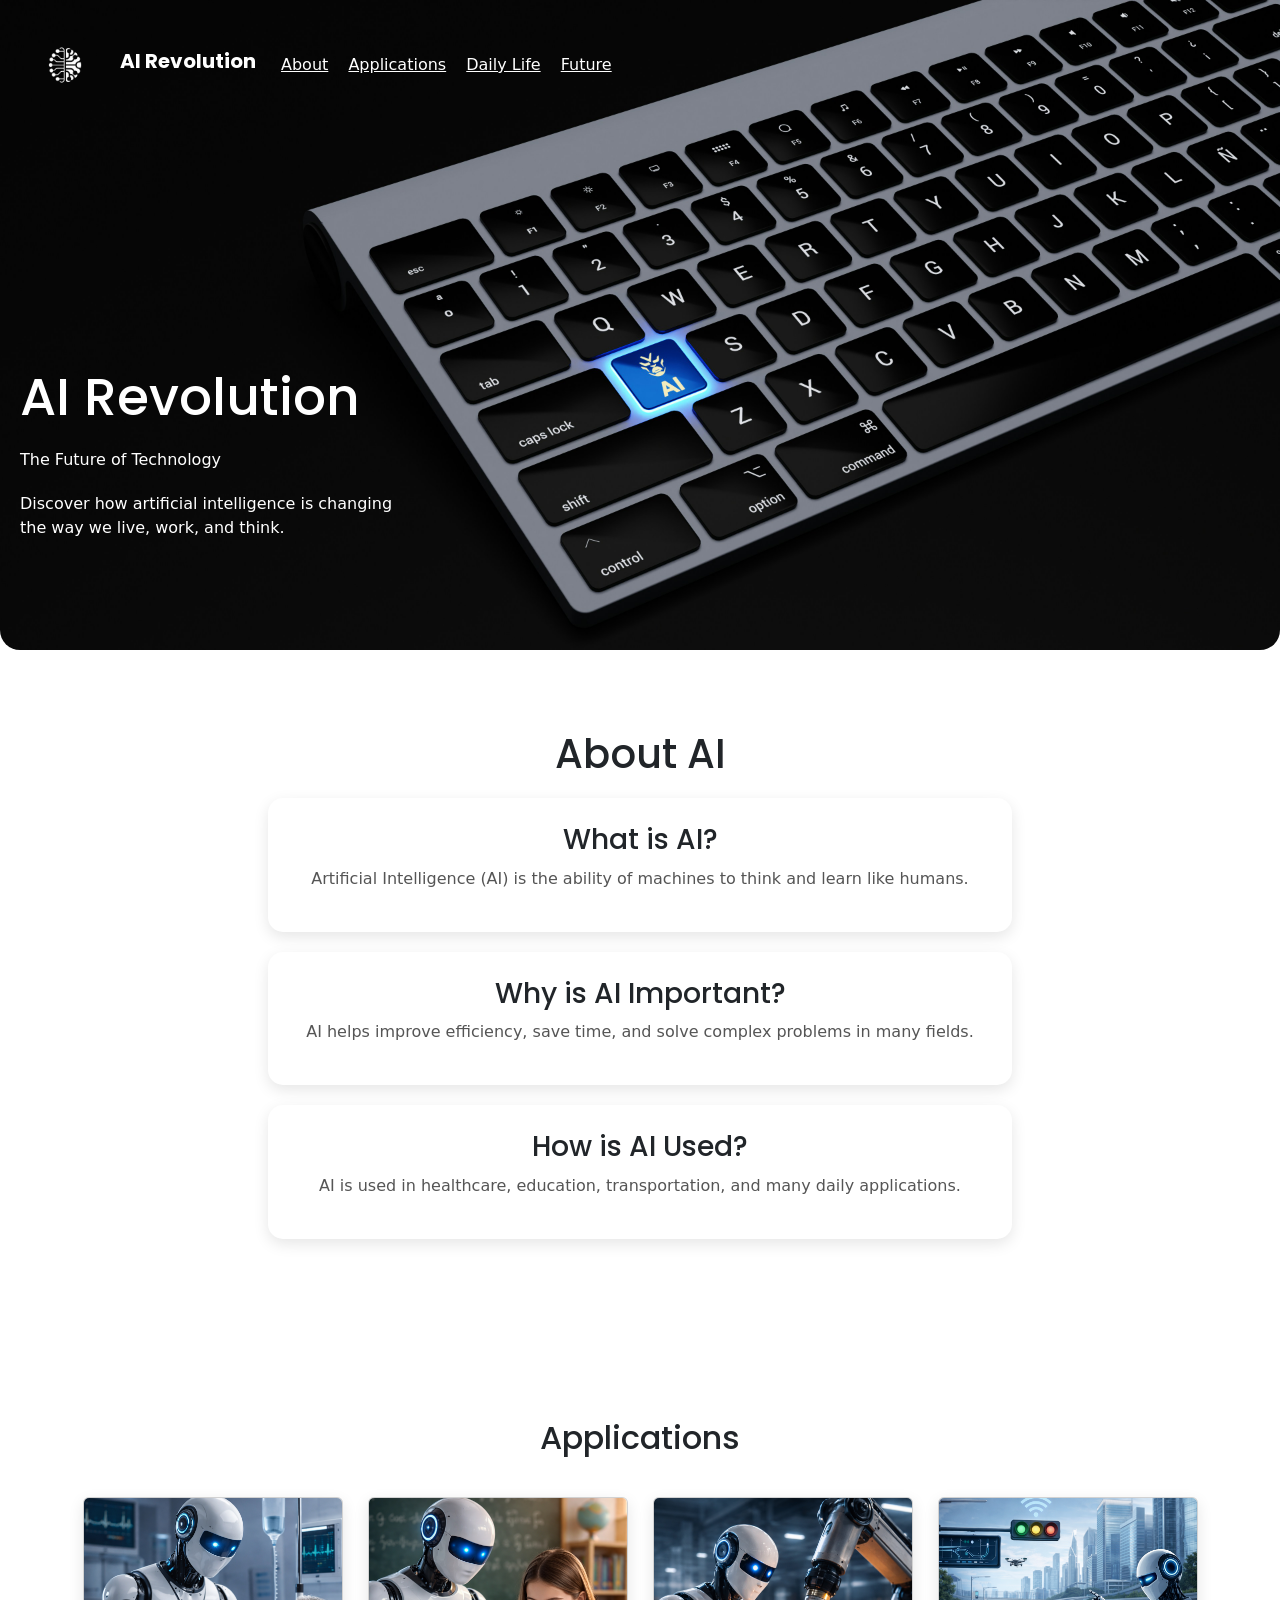
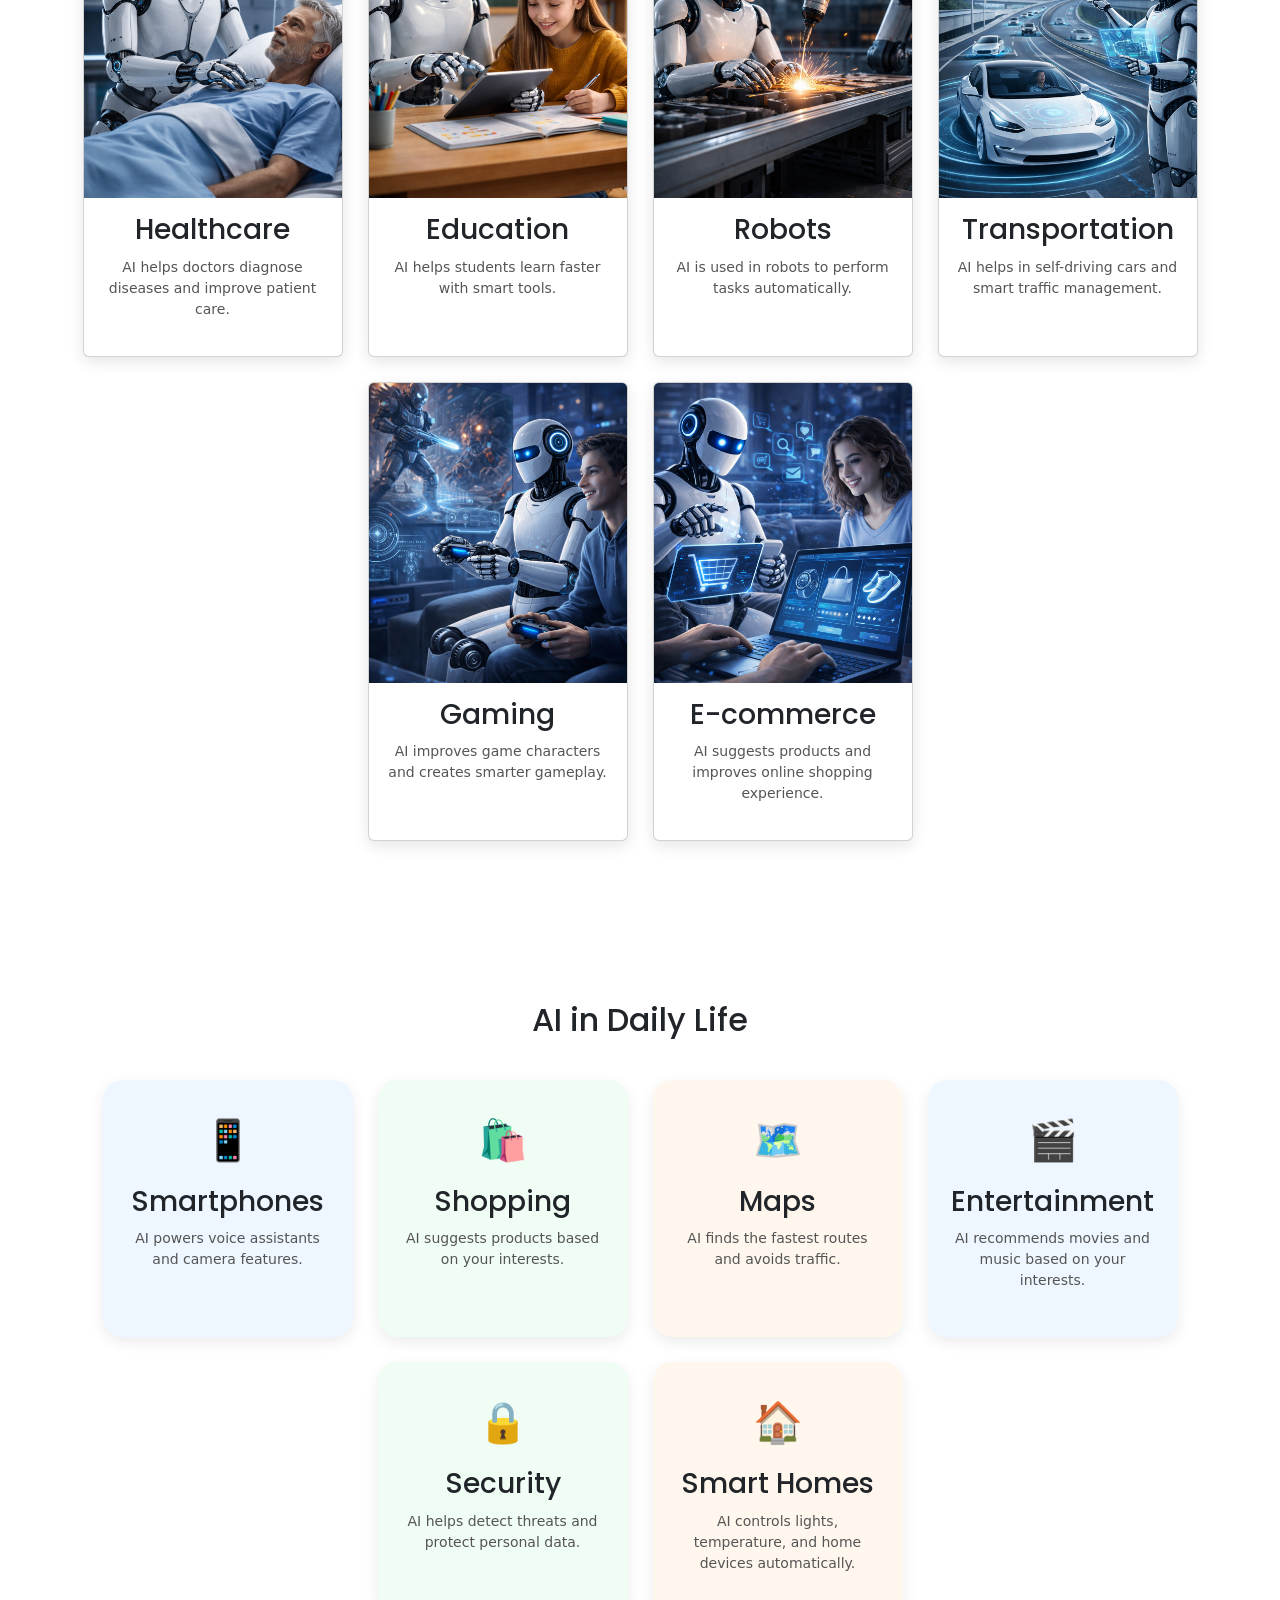
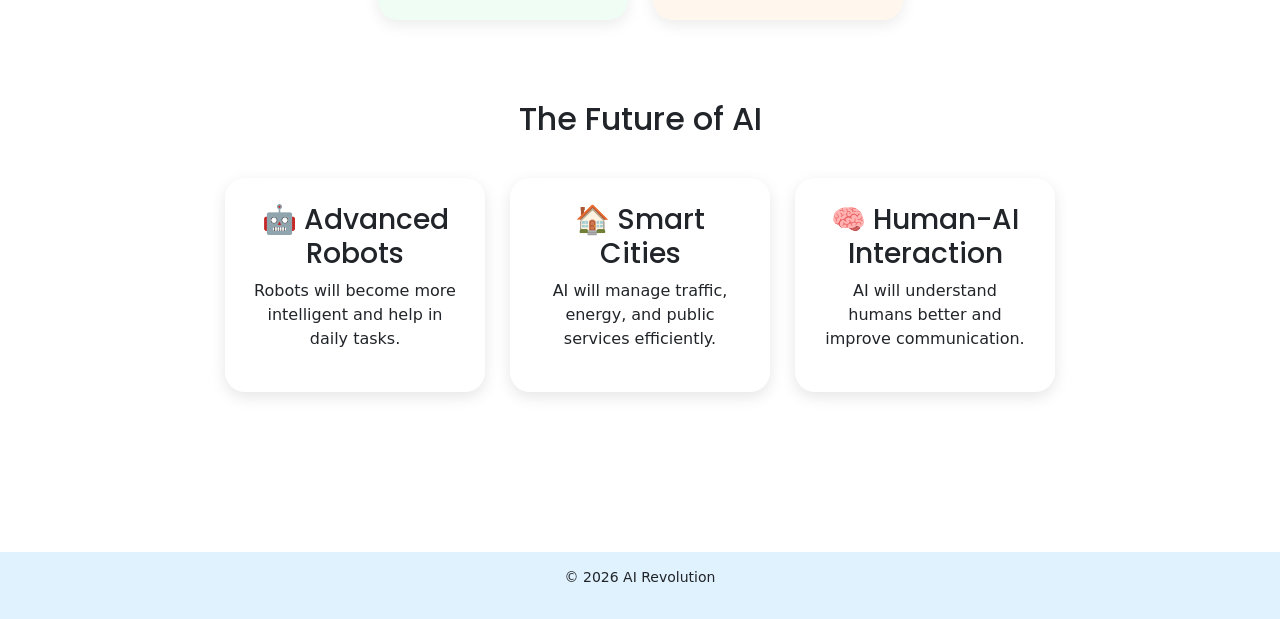
<file: article/ai/index.html>
<!DOCTYPE html>
<html>
  <html lang="en">
    <head>
        <title>AI Revolution</title>
       <!-- <link rel="icon" type="image/x-icon" href="image/logo_Ai.png">-->
        <meta charset="UTF-8">
        <meta name="viewport" content="width=device-width, initial-scale=1.0">
        <link rel="stylesheet" href="style-Ai.css">
        <link href="https://cdn.jsdelivr.net/npm/bootstrap@5.3.0/dist/css/bootstrap.min.css" rel="stylesheet">
        <link href="https://fonts.googleapis.com/css2?family=Poppins:wght@400;600;700&family=Inter:wght@400;500&display=swap" rel="stylesheet">
    </head>
    <body>
        <header id="home" role="banner">

    <div class="top-bar">
        <img src="image/logo_Ai.png" alt="logo Ai" width="90px">
        <h2>AI Revolution</h2>
        <nav role="navigation">
            <a href="#about">About</a>
            <a href="#apps">Applications</a>
            <a href="#daily">Daily Life</a>
            <a href="#future">Future</a>
        </nav>
    </div>

    <div class="hero-text">
        <h1>AI Revolution</h1>
<p>The Future of Technology</p>
<p>Discover how artificial intelligence is changing the way we live, work, and think.</p>
    </div>

</header>
<main>
<section class="about" id="about">

  <h1>About AI</h1>

  <div class="about-box">
    <h3>What is AI?</h3>
    <p>Artificial Intelligence (AI) is the ability of machines to think and learn like humans.</p>
  </div>

  <div class="about-box">
    <h3>Why is AI Important?</h3>
    <p>AI helps improve efficiency, save time, and solve complex problems in many fields.</p>
  </div>

  <div class="about-box">
    <h3>How is AI Used?</h3>
    <p>AI is used in healthcare, education, transportation, and many daily applications.</p>
  </div>

</section>
<section id="apps" class="apps">
    <h2>Applications</h2>

    <div class="cards">

  <div class="card">
    <img src="image/health.png" alt="AI helping doctors in healthcare">
    <h3>Healthcare</h3>
    <p>AI helps doctors diagnose diseases and improve patient care.</p>
  </div>

  <div class="card">
    <img src="image/education.png" alt="AI used in education for learning">
    <h3>Education</h3>
    <p>AI helps students learn faster with smart tools.</p>
  </div>

  <div class="card">
    <img src="image/robot.png" alt="Robots powered by artificial intelligence">
    <h3>Robots</h3>
    <p>AI is used in robots to perform tasks automatically.</p>
  </div>


  <div class="card">
    <img src="image/transportation.png" alt="AI in smart transportation and self driving cars">
    <h3>Transportation</h3>
    <p>AI helps in self-driving cars and smart traffic management.</p>
  </div>

  <div class="card">
    <img src="image/gaming.png" alt="AI improving gaming experience">
    <h3>Gaming</h3>
    <p>AI improves game characters and creates smarter gameplay.</p>
  </div>

  <div class="card">
    <img src="image/E-commerce.png" alt="AI used in online shopping recommendation">
    <h3>E-commerce</h3>
    <p>AI suggests products and improves online shopping experience.</p>
  </div>

</div>
</section>
<section id="daily" class="daily">

  <h2>AI in Daily Life</h2>

  <div class="daily-cards">

    <div class="daily-card">
      <div class="icon">📱</div>
      <h3>Smartphones</h3>
      <p>AI powers voice assistants and camera features.</p>
    </div>

    <div class="daily-card">
      <div class="icon">🛍️</div>
      <h3>Shopping</h3>
      <p>AI suggests products based on your interests.</p>
    </div>

    <div class="daily-card">
      <div class="icon">🗺️</div>
      <h3>Maps</h3>
      <p>AI finds the fastest routes and avoids traffic.</p>
    </div>

    <div class="daily-card">
    <div class="icon">🎬</div>
    <h3>Entertainment</h3>
    <p>AI recommends movies and music based on your interests.</p>
    </div>

    <div class="daily-card">
    <div class="icon">🔒</div>
    <h3>Security</h3>
    <p>AI helps detect threats and protect personal data.</p>
    </div>

    <div class="daily-card">
    <div class="icon">🏠</div>
    <h3>Smart Homes</h3>
    <p>AI controls lights, temperature, and home devices automatically.</p>
    </div>

  </div>
  <section id="future" class="future">

  <h2>The Future of AI</h2>

  <div class="future-container">

    <div class="future-box">
      <h3>🤖 Advanced Robots</h3>
      <p>Robots will become more intelligent and help in daily tasks.</p>
    </div>

    <div class="future-box">
      <h3>🏠 Smart Cities</h3>
      <p>AI will manage traffic, energy, and public services efficiently.</p>
    </div>

    <div class="future-box">
      <h3>🧠 Human-AI Interaction</h3>
      <p>AI will understand humans better and improve communication.</p>
    </div>

  </div>

</section>
</section>

</main>
<footer role="contentinfo">
    <p>© 2026 AI Revolution</p>
</footer>

    </body>
</html>
</file>
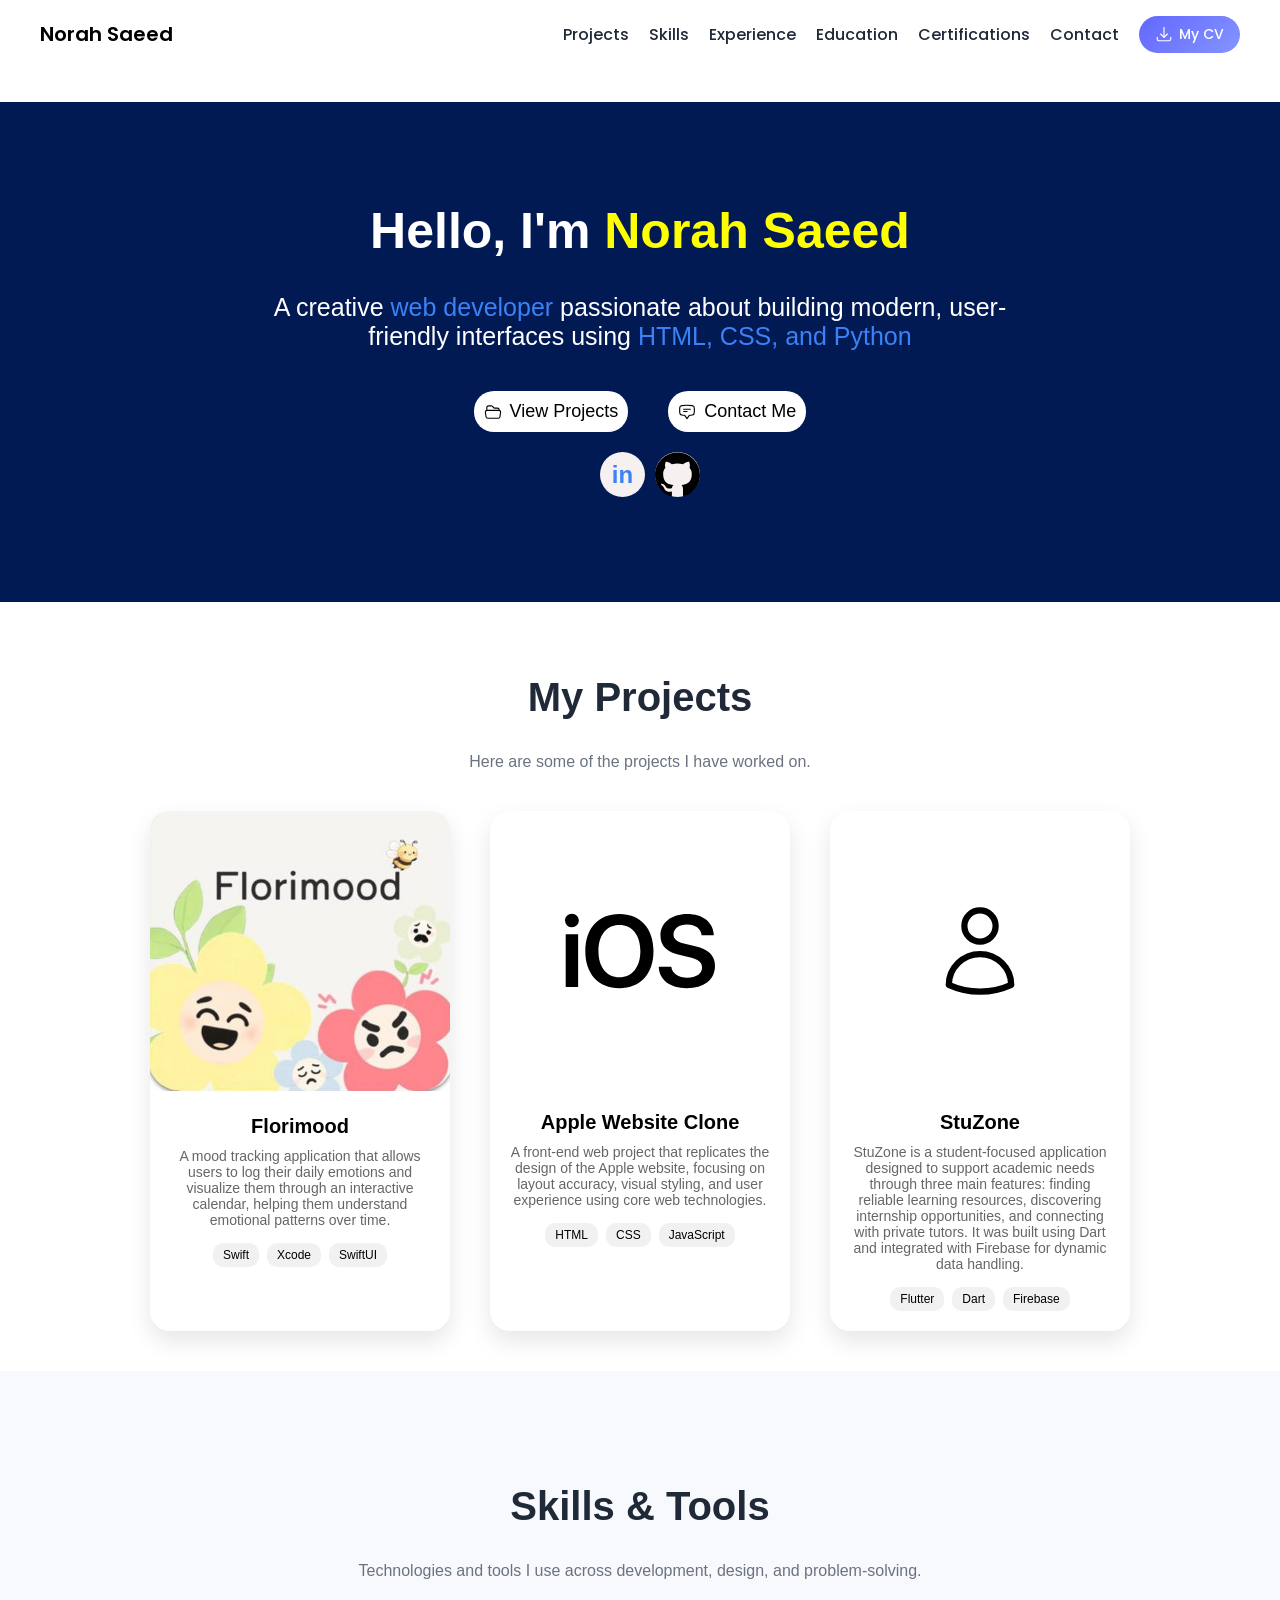
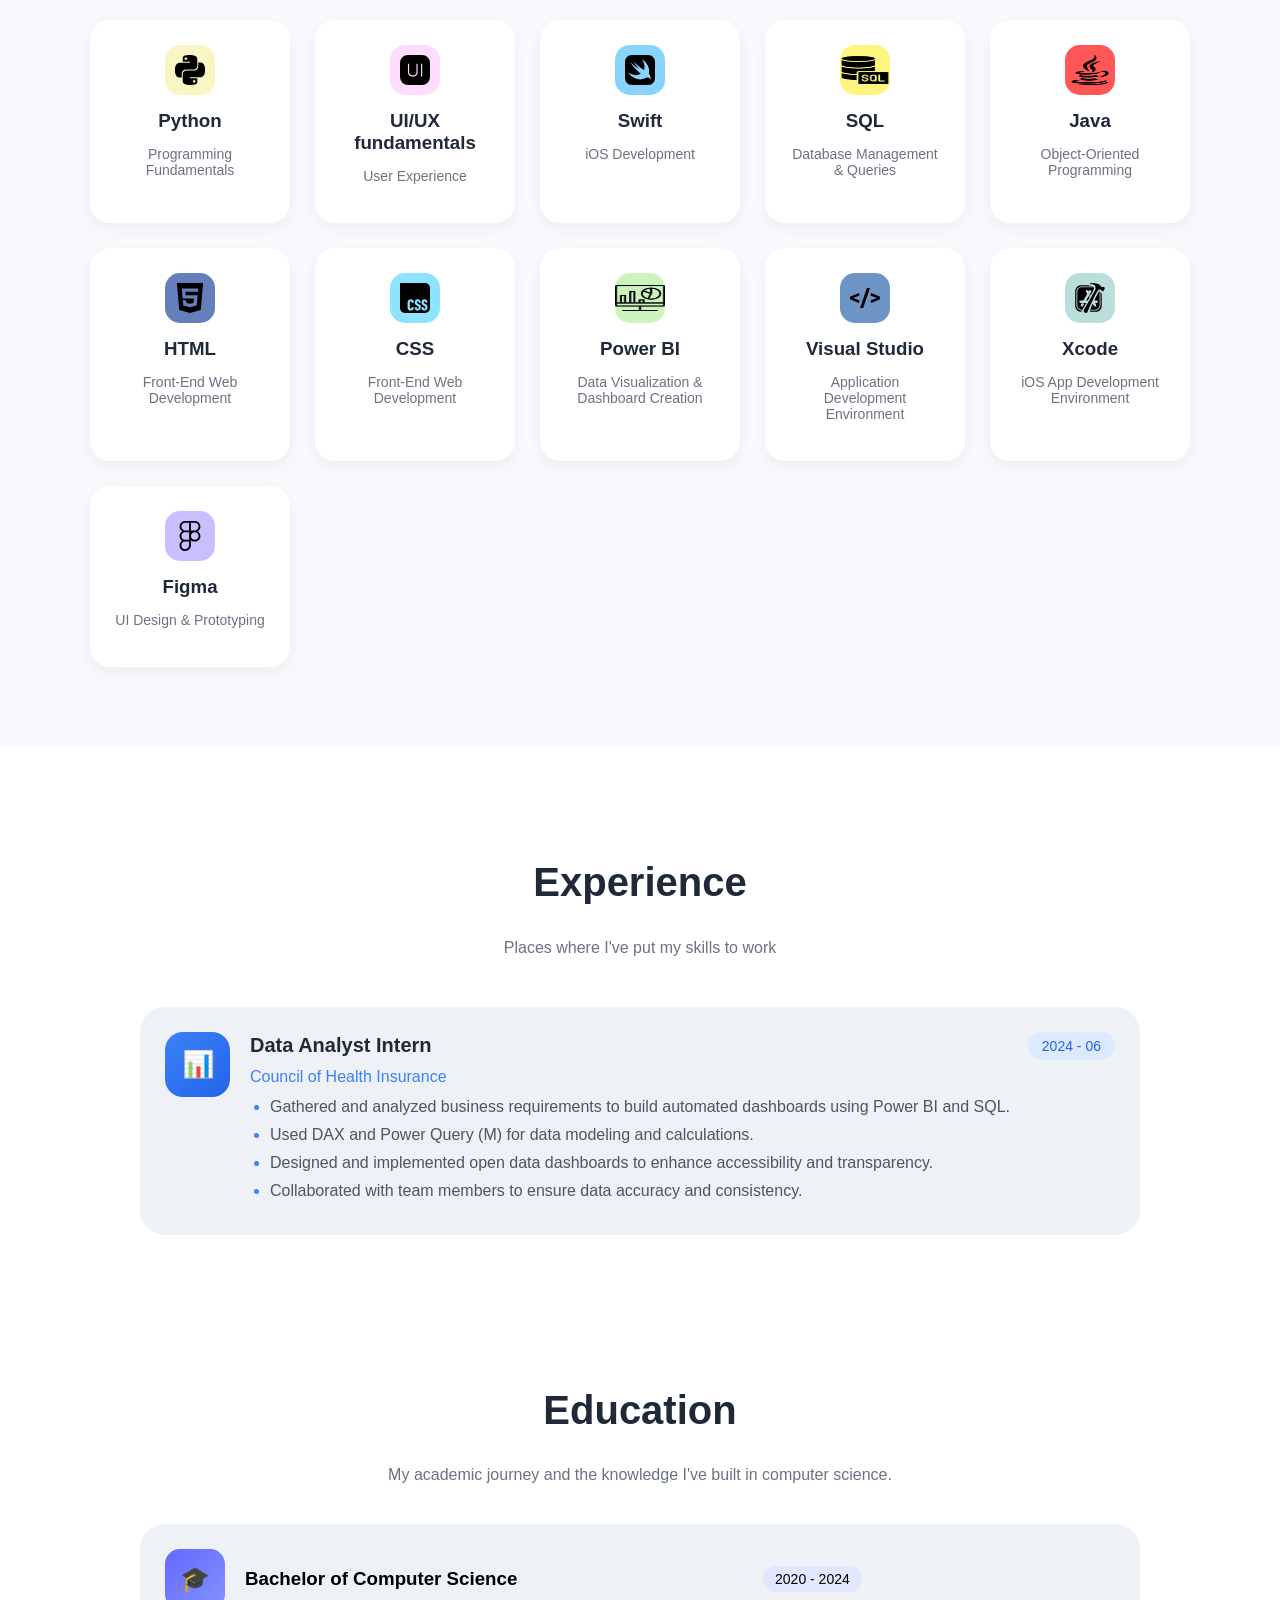
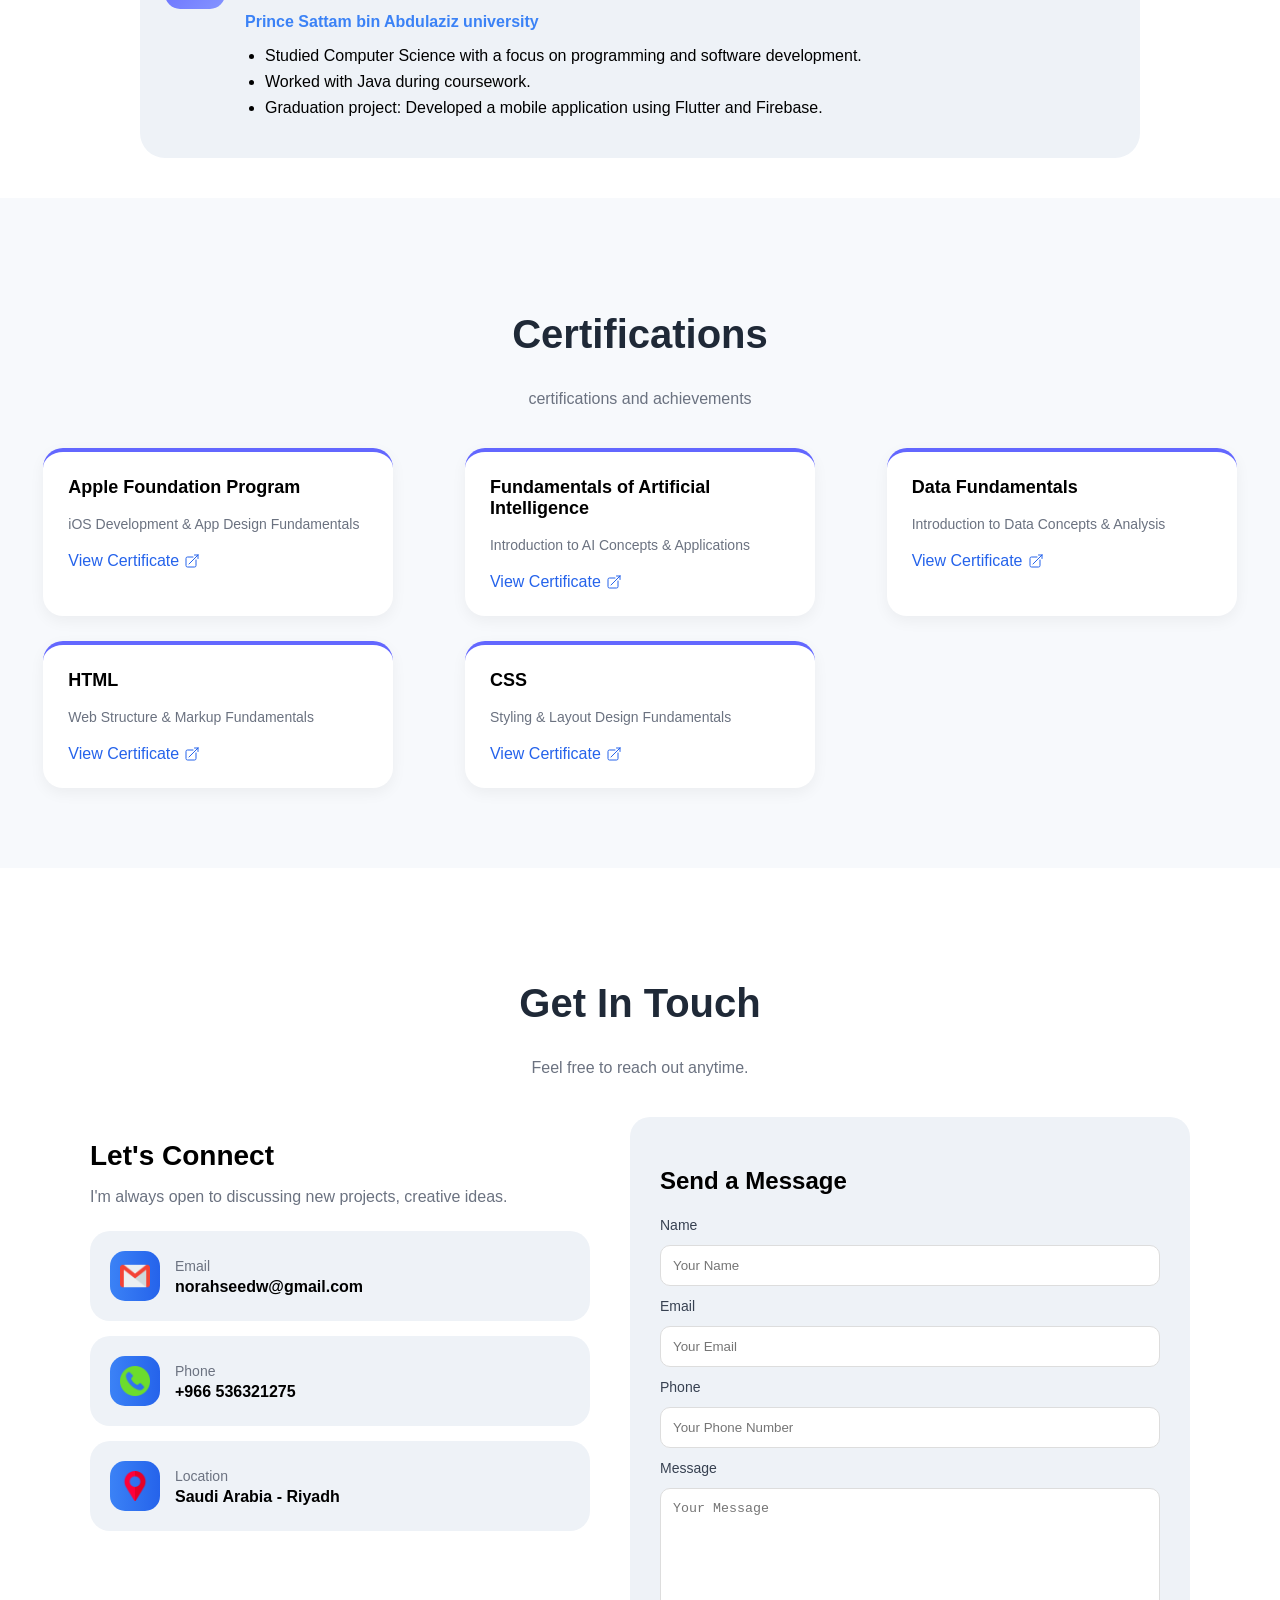
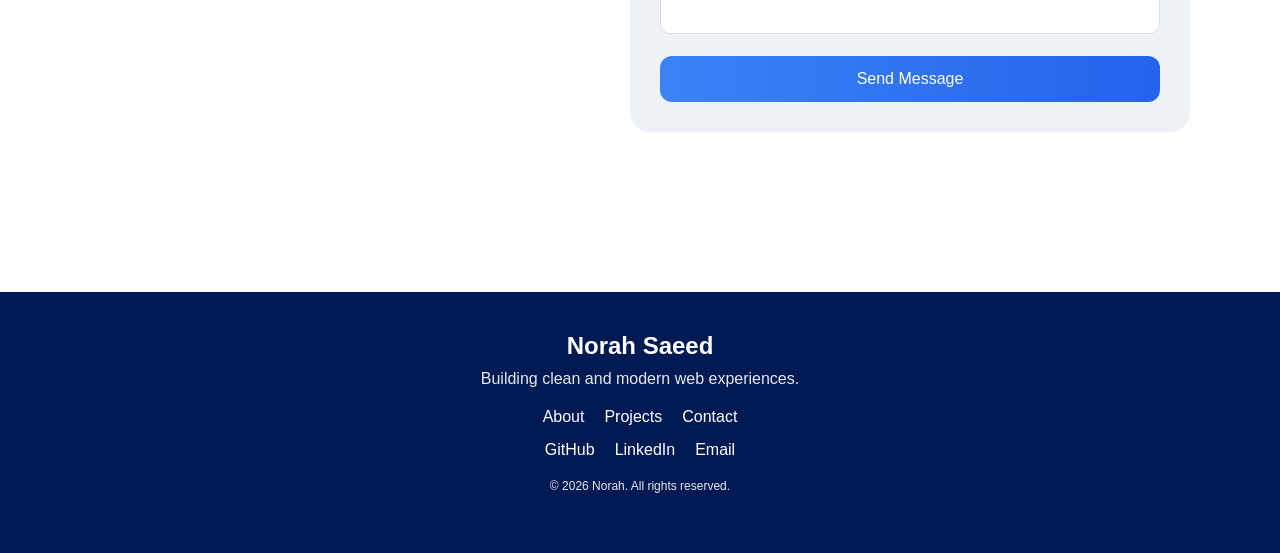
<file: careers/cv/index.html>
<!DOCTYPE html>
<html>
  <head>
    <title>Norah Saeed</title>
    <link rel="icon" href="image/N-logo.png">
    <link rel="stylesheet" href="style-cv.css">
    <link href="https://fonts.googleapis.com/css2?family=Poppins:wght@400;500;600;700&display=swap" rel="stylesheet">

  </head>
  <body>
    <nav class="main-nav">
      <div class="sub-nav">
      <h2>Norah Saeed</h2>
      <ul class="links">
        <li><a href="#projects" class="link">Projects</a></li>
        <li><a href="#skills" class="link">Skills</a></li>
        <li><a href="#experiences" class="link">Experience</a></li>
         <li><a href="#education" class="link">Education</a></li>
        <li><a href="#certifications" class="link">Certifications</a></li>
        <li><a href="#connection" class="link">Contact</a></li>
        <li><a href="NORAH-CV.pdf" class="btn-cv" target="_blank">
          <svg xmlns="http://www.w3.org/2000/svg" fill="none" viewBox="0 0 24 24" stroke-width="1.5" stroke="currentColor">
            <path stroke-linecap="round" stroke-linejoin="round" d="M3 16.5v2.25A2.25 2.25 0 0 0 5.25 21h13.5A2.25 2.25 0 0 0 21 18.75V16.5M16.5 12 12 16.5m0 0L7.5 12m4.5 4.5V3" />
          </svg>
          My CV
        </a></li>
      </ul>
      </div>
    </nav>
    <header id="about"> 
      <h1>
      <span>Hello, I'm </span>
      <span class="name-color">Norah Saeed</span>
      </h1>
      <p>
        A creative 
        <span class="span-p">web developer</span> passionate about building modern, user-friendly interfaces using
        <span class="span-p"> HTML, CSS, and Python</span> 
      </p>
      <div class="header-content">
      <div class="box-btn">
          <a href="#projects" class="btn-header"> 
            <svg xmlns="http://www.w3.org/2000/svg" fill="none" viewBox="0 0 24 24" stroke-width="1.5" stroke="currentColor" >
              <path stroke-linecap="round" stroke-linejoin="round" d="M3.75 9.776c.112-.017.227-.026.344-.026h15.812c.117 0 .232.009.344.026m-16.5 0a2.25 2.25 0 0 0-1.883 2.542l.857 6a2.25 2.25 0 0 0 2.227 1.932H19.05a2.25 2.25 0 0 0 2.227-1.932l.857-6a2.25 2.25 0 0 0-1.883-2.542m-16.5 0V6A2.25 2.25 0 0 1 6 3.75h3.879a1.5 1.5 0 0 1 1.06.44l2.122 2.12a1.5 1.5 0 0 0 1.06.44H18A2.25 2.25 0 0 1 20.25 9v.776" />
            </svg>
            View Projects
          </a>
          <a href="#connection" class="btn-header"> 
            <svg xmlns="http://www.w3.org/2000/svg" fill="none" viewBox="0 0 24 24" stroke-width="1.5" stroke="currentColor" >
              <path stroke-linecap="round" stroke-linejoin="round" d="M7.5 8.25h9m-9 3H12m-9.75 1.51c0 1.6 1.123 2.994 2.707 3.227 1.129.166 2.27.293 3.423.379.35.026.67.21.865.501L12 21l2.755-4.133a1.14 1.14 0 0 1 .865-.501 48.172 48.172 0 0 0 3.423-.379c1.584-.233 2.707-1.626 2.707-3.228V6.741c0-1.602-1.123-2.995-2.707-3.228A48.394 48.394 0 0 0 12 3c-2.392 0-4.744.175-7.043.513C3.373 3.746 2.25 5.14 2.25 6.741v6.018Z" />
            </svg>
            Contact Me
          </a>
      </div>
      <div class="box-social">
        <a href="https://www.linkedin.com/in/norahsaeed1" class="icons" target="_blank">
          <h2>in</h2>
        </a>
        <a href="https://github.com/norahseedw-cloud?tab=repositories" class="icons" target="_blank">
          <img src="image/github.svg" alt="Github Icon">
        </a>
      </div>
      </div>
    </header>

    <main>
      
      <section class="projects-container" id="projects">
  <h2 class="project-title">My Projects</h2>
  <p class="project-desc">
    Here are some of the projects I have worked on.
  </p>

  <div class="cards">

    <!-- مشروع فيه صورة -->
    <div class="card">
      <img src="image/Florimood.jpg" alt="project image" class="card-img">
      <div class="card-content">
        <h3>Florimood</h3>
        <p>
A mood tracking application that allows users to log their daily emotions and visualize them through an interactive calendar, helping them understand emotional patterns over time.        </p>
        <div class="tech">
          <span>Swift</span>
          <span>Xcode</span>
          <span>SwiftUI</span>
        </div>
      </div>
    </div>

    <!-- مشروع بدون صورة -->
    <div class="card">
      <div class="fake-img">
        <img src="image/ios.svg" alt="ios icon">
      </div>
      <div class="card-content">
        <h3>Apple Website Clone</h3>
        <p>
A front-end web project that replicates the design of the Apple website, focusing on layout accuracy, visual styling, and user experience using core web technologies.        </p>
        <div class="tech">
          <span>HTML</span>
          <span>CSS</span>
          <span>JavaScript</span>
        </div>
      </div>
    </div>

    <!-- مشروع بدون صورة -->
    <div class="card">
      <div class="fake-img">
        <div class="img-svg"><svg xmlns="http://www.w3.org/2000/svg" fill="none" viewBox="0 0 24 24" stroke-width="1.5" stroke="currentColor" >
        <path stroke-linecap="round" stroke-linejoin="round" d="M15.75 6a3.75 3.75 0 1 1-7.5 0 3.75 3.75 0 0 1 7.5 0ZM4.501 20.118a7.5 7.5 0 0 1 14.998 0A17.933 17.933 0 0 1 12 21.75c-2.676 0-5.216-.584-7.499-1.632Z" />
      </svg>
      </div>

      </div>
      <div class="card-content">
        <h3>StuZone</h3>
        <p>
StuZone is a student-focused application designed to support academic needs through three main features: finding reliable learning resources, discovering internship opportunities, and connecting with private tutors. It was built using Dart and integrated with Firebase for dynamic data handling.        </p>
        <div class="tech">
          <span>Flutter</span>
          <span>Dart</span>
          <span>Firebase</span>
        </div>
      </div>
    </div>

  </div>
</section>
      <section class="skills" id="skills">
  <h2 class="title">Skills & Tools</h2>
  <p class="subtitle">Technologies and tools I use across development, design, and problem-solving.</p>

  <div class="skills-container">

    <div class="skill-card">
      <div class="icon-skill python">
        <img src="image/python.svg" alt="">
      </div>
      <h3>Python</h3>
      <p>Programming Fundamentals</p>
    </div>

    <div class="skill-card">
      <div class="icon-skill ui">
        <img src="image/Ui.svg" alt="Ui icon">
      </div>
      <h3>UI/UX fundamentals</h3>
      <p>User Experience</p>
    </div>

    <div class="skill-card">
      <div class="icon-skill swift">
        <img src="image/swift.svg" alt="swift icon">
      </div>
      <h3>Swift</h3>
      <p>iOS Development</p>
    </div>

    <div class="skill-card">
      <div class="icon-skill sql">
        <img src="image/sql-server.png" alt="sql icon">
      </div>
      <h3>SQL</h3>
      <p>Database Management & Queries</p>
    </div>

    <div class="skill-card">
      <div class="icon-skill java">
        <img src="image/java.png" alt="java icon">
      </div>
      <h3>Java</h3>
      <p>Object-Oriented Programming</p>
    </div>

    <div class="skill-card">
      <div class="icon-skill html">
        <img src="image/html5.svg" alt="html icon">
      </div>
      <h3>HTML</h3>
      <p>Front-End Web Development</p>
    </div>

    <div class="skill-card">
      <div class="icon-skill css">
        <img src="image/css.svg" alt="css icon">
      </div>
      <h3>CSS</h3>
      <p>Front-End Web Development</p>
    </div>

    <div class="skill-card">
      <div class="icon-skill powerbi">
        <img src="image/business-intelligence.png" alt="icon of power bi">
      </div>
      <h3>Power BI</h3>
      <p>Data Visualization & Dashboard Creation</p>
    </div>

    <div class="skill-card">
      <div class="icon-skill vs">
        <img src="image/vs.svg" alt="visual Studio icon">
      </div>
      <h3>Visual Studio</h3>
      <p>Application Development Environment</p>
    </div>

    <div class="skill-card">
      <div class="icon-skill xcode">
        <img src="image/xcode.svg" alt="Xcode icon">
      </div>
      <h3>Xcode</h3>
      <p>iOS App Development Environment</p>
    </div>

    <div class="skill-card">
      <div class="icon-skill figma">
        <img src="image/figma.svg" alt="figma icon">
      </div>
      <h3>Figma</h3>
      <p>UI Design & Prototyping</p>
    </div>

  </div>
</section>
  <section class="experience" id="experiences">
  <h2 class="title">Experience</h2>
  <p class="subtitle">Places where I've put my skills to work</p>

  <div class="exp-container">

    <div class="exp-card">
      <div class="exp-icon">📊</div>

      <div class="exp-content">
        <div class="exp-header">
          <h3>Data Analyst Intern</h3>
          <span class="exp-year">2024 - 06</span>
        </div>

        <p class="company">Council of Health Insurance</p>

        <ul>
          <li>Gathered and analyzed business requirements to build automated dashboards using Power BI and SQL.</li>
          <li>Used DAX and Power Query (M) for data modeling and calculations.</li>
          <li>Designed and implemented open data dashboards to enhance accessibility and transparency.</li>
          <li>Collaborated with team members to ensure data accuracy and consistency.</li>
        </ul>
      </div>
    </div>
  </div>
</section>

<section class="education" id="education">
  <h2 class="title">Education</h2>
  <p class="subtitle">My academic journey and the knowledge I've built in computer science.</p>

  <div class="edu-card">
    
    <div class="edu-icon">🎓</div>

    <div class="edu-content">
      <div class="edu-header">
        <h3>Bachelor of Computer Science</h3>
        <span class="edu-date">2020 - 2024</span>
      </div>

      <h4>Prince Sattam bin Abdulaziz university</h4>

      <ul>
        <li>Studied Computer Science with a focus on programming and software development.</li>
        <li>Worked with Java during coursework.</li>
        <li>Graduation project: Developed a mobile application using Flutter and Firebase.</li>
      </ul>
    </div>

  </div>
</section>

<section class="certifications" id="certifications">

  <h2 class="title">Certifications</h2>
  <p class="subtitle">certifications and achievements</p>

  <div class="cert-container">

    <div class="cert-card ">
      <h3> Apple Foundation Program </h3>
      <p>iOS Development & App Design Fundamentals</p>
      <a href="image/Apple developer academy .pdf" target="_blank"> View Certificate
        <svg xmlns="http://www.w3.org/2000/svg" fill="none" viewBox="0 0 24 24" stroke-width="1.5" stroke="currentColor" >
          <path stroke-linecap="round" stroke-linejoin="round" d="M13.5 6H5.25A2.25 2.25 0 0 0 3 8.25v10.5A2.25 2.25 0 0 0 5.25 21h10.5A2.25 2.25 0 0 0 18 18.75V10.5m-10.5 6L21 3m0 0h-5.25M21 3v5.25" />
        </svg>
      </a>
    </div>

    <div class="cert-card ">
      <h3> Fundamentals of Artificial Intelligence </h3>
      <p>Introduction to AI Concepts & Applications</p>
      <a href="image/Ai Certificate.pdf" target="_blank"> View Certificate
        <svg xmlns="http://www.w3.org/2000/svg" fill="none" viewBox="0 0 24 24" stroke-width="1.5" stroke="currentColor" >
          <path stroke-linecap="round" stroke-linejoin="round" d="M13.5 6H5.25A2.25 2.25 0 0 0 3 8.25v10.5A2.25 2.25 0 0 0 5.25 21h10.5A2.25 2.25 0 0 0 18 18.75V10.5m-10.5 6L21 3m0 0h-5.25M21 3v5.25" />
        </svg>
      </a>
    </div>

    <div class="cert-card ">
      <h3> Data Fundamentals</h3>
      <p>Introduction to Data Concepts & Analysis</p>
      <a href="image/IBM.jpg" target="_blank"> View Certificate
        <svg xmlns="http://www.w3.org/2000/svg" fill="none" viewBox="0 0 24 24" stroke-width="1.5" stroke="currentColor" >
          <path stroke-linecap="round" stroke-linejoin="round" d="M13.5 6H5.25A2.25 2.25 0 0 0 3 8.25v10.5A2.25 2.25 0 0 0 5.25 21h10.5A2.25 2.25 0 0 0 18 18.75V10.5m-10.5 6L21 3m0 0h-5.25M21 3v5.25" />
        </svg>
      </a>
    </div>

    <div class="cert-card ">
      <h3> HTML</h3>
      <p>Web Structure & Markup Fundamentals</p>
      <a href="image/html-cert.jpeg" target="_blank"> View Certificate
        <svg xmlns="http://www.w3.org/2000/svg" fill="none" viewBox="0 0 24 24" stroke-width="1.5" stroke="currentColor" >
          <path stroke-linecap="round" stroke-linejoin="round" d="M13.5 6H5.25A2.25 2.25 0 0 0 3 8.25v10.5A2.25 2.25 0 0 0 5.25 21h10.5A2.25 2.25 0 0 0 18 18.75V10.5m-10.5 6L21 3m0 0h-5.25M21 3v5.25" />
        </svg>
      </a>
    </div>

    <div class="cert-card ">
      <h3> CSS</h3>
      <p>Styling & Layout Design Fundamentals</p>
      <a href="image/Css-cert.jpeg" target="_blank"> View Certificate
        <svg xmlns="http://www.w3.org/2000/svg" fill="none" viewBox="0 0 24 24" stroke-width="1.5" stroke="currentColor" >
          <path stroke-linecap="round" stroke-linejoin="round" d="M13.5 6H5.25A2.25 2.25 0 0 0 3 8.25v10.5A2.25 2.25 0 0 0 5.25 21h10.5A2.25 2.25 0 0 0 18 18.75V10.5m-10.5 6L21 3m0 0h-5.25M21 3v5.25" />
        </svg>

      </a>
    </div>

  </div>
</section>

<section class="connection" id="connection">
  <h2 class="title">Get In Touch</h2>
  <p class="subtitle">Feel free to reach out anytime.</p>

  <div class="container-connection">

    <!-- left -->
    <div class="connect">
      <h2>Let's Connect</h2>
      <p>
        I'm always open to discussing new projects, creative ideas.
      </p>

      <div class="list-container">
        <div class="icon-connect">
          <img src="image/gmail.png" alt="gmail icon">
        </div>
        <div>
          <span>Email</span>
          <h4>norahseedw@gmail.com</h4>
        </div>
      </div>

      <div class="list-container">
        <div class="icon-connect">
          <img src="image/phone-call.png" alt="phone icon">
        </div>
        <div>
          <span>Phone</span>
          <h4>+966 536321275</h4>
        </div>
      </div>

      <div class="list-container">
        <div class="icon-connect">
          <img src="image/placeholder.png" alt="Location icon">
        </div>
        <div>
          <span>Location</span>
          <h4>Saudi Arabia - Riyadh</h4>
        </div>
      </div>

    </div>

    <div class="contact-form">
      <h2>Send a Message</h2>

      <label>Name</label>
      <input type="text" placeholder="Your Name">

      <label>Email</label>
      <input type="email" placeholder="Your Email">

      <label>Phone</label>
      <input type="text" placeholder="Your Phone Number">

      <label>Message</label>
      <textarea placeholder="Your Message"></textarea>

      <button>Send Message</button>
    </div>

  </div>

</section>
    </main>

    <footer class="footer">
  <div class="footer-container">

    <h2>Norah Saeed</h2>
    <p>Building clean and modern web experiences.</p>

    <div class="footer-links">
      <a href="#about">About</a>
      <a href="#projects">Projects</a>
      <a href="#contact">Contact</a>
    </div>

    <div class="footer-social">
      <a href="https://github.com/norahseedw-cloud?tab=repositories" target="_blank">GitHub</a>
      <a href="https://www.linkedin.com/in/norahsaeed1" target="_blank">LinkedIn</a>
      <a href="mailto:norahseedw@gmail.com">Email</a>
    </div>

    <p class="copy">
      © 2026 Norah. All rights reserved.
    </p>

  </div>
</footer>
  </body>
</html>
</file>
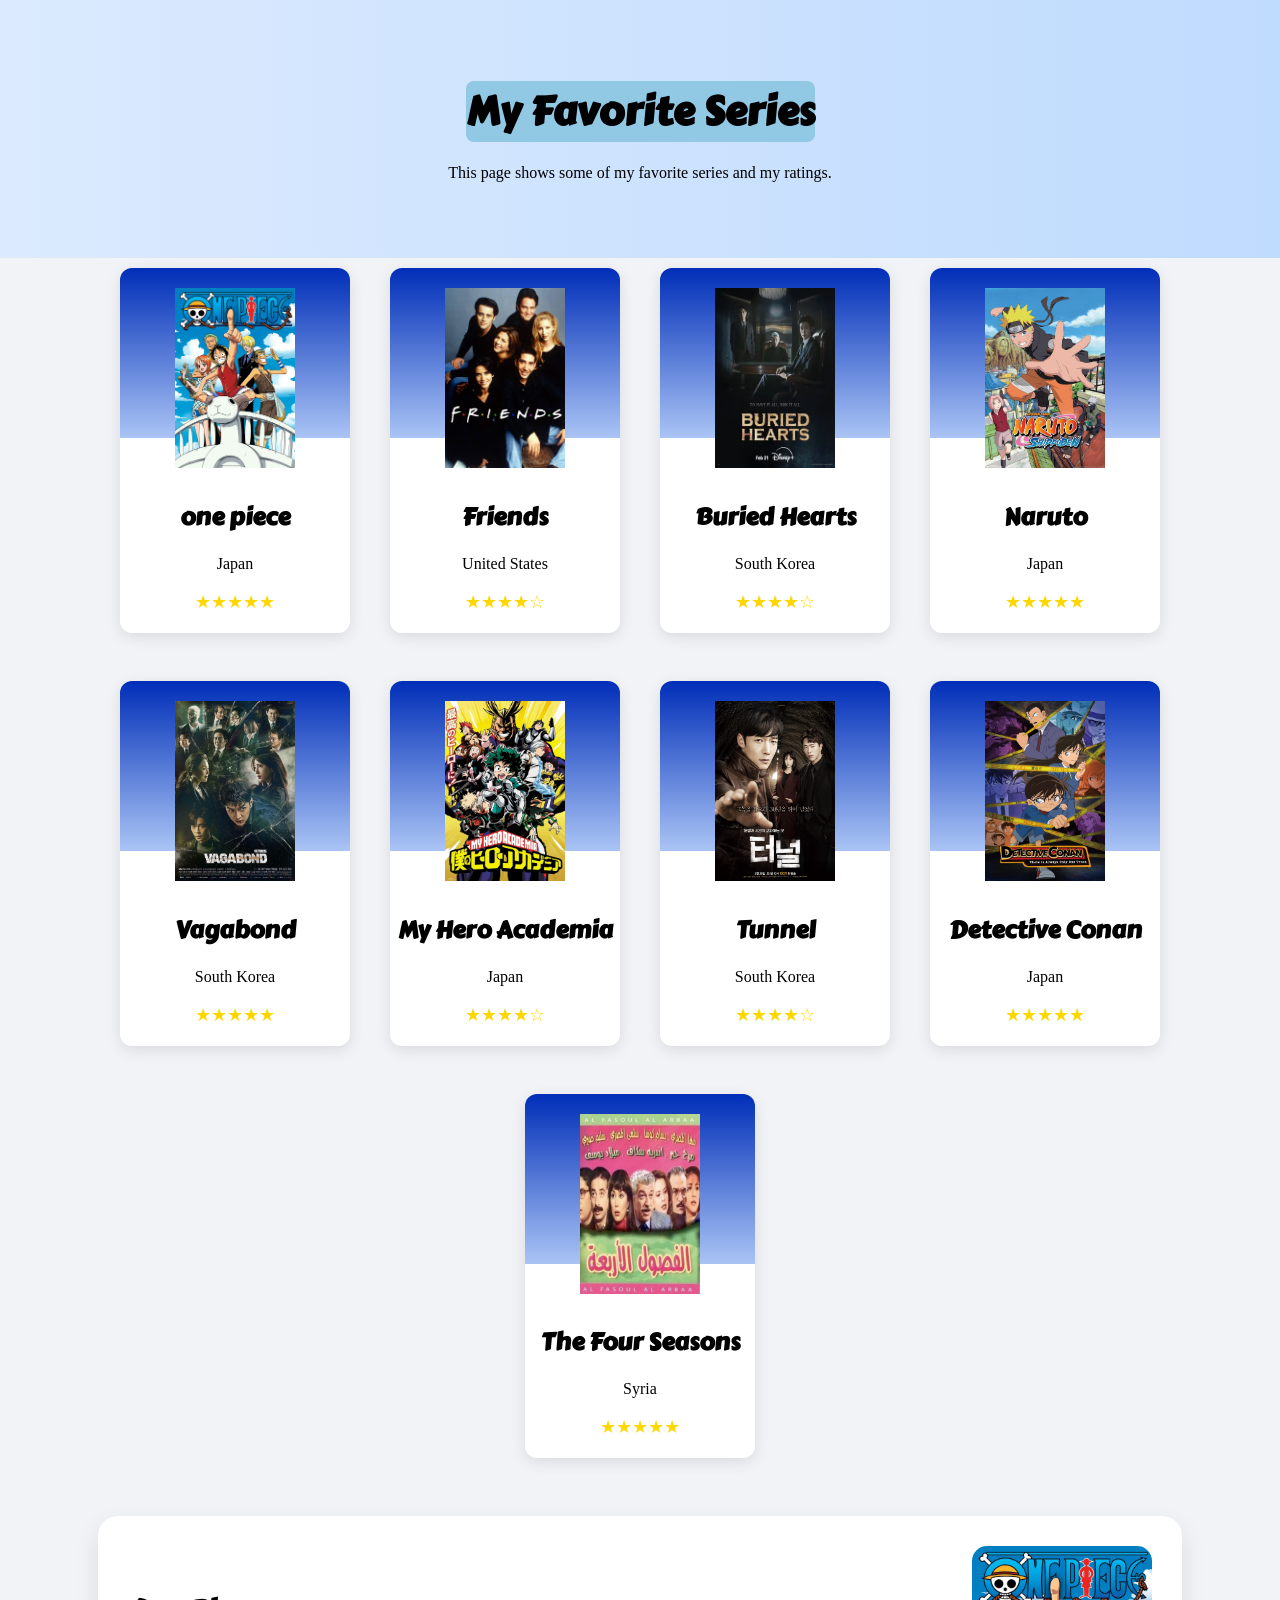
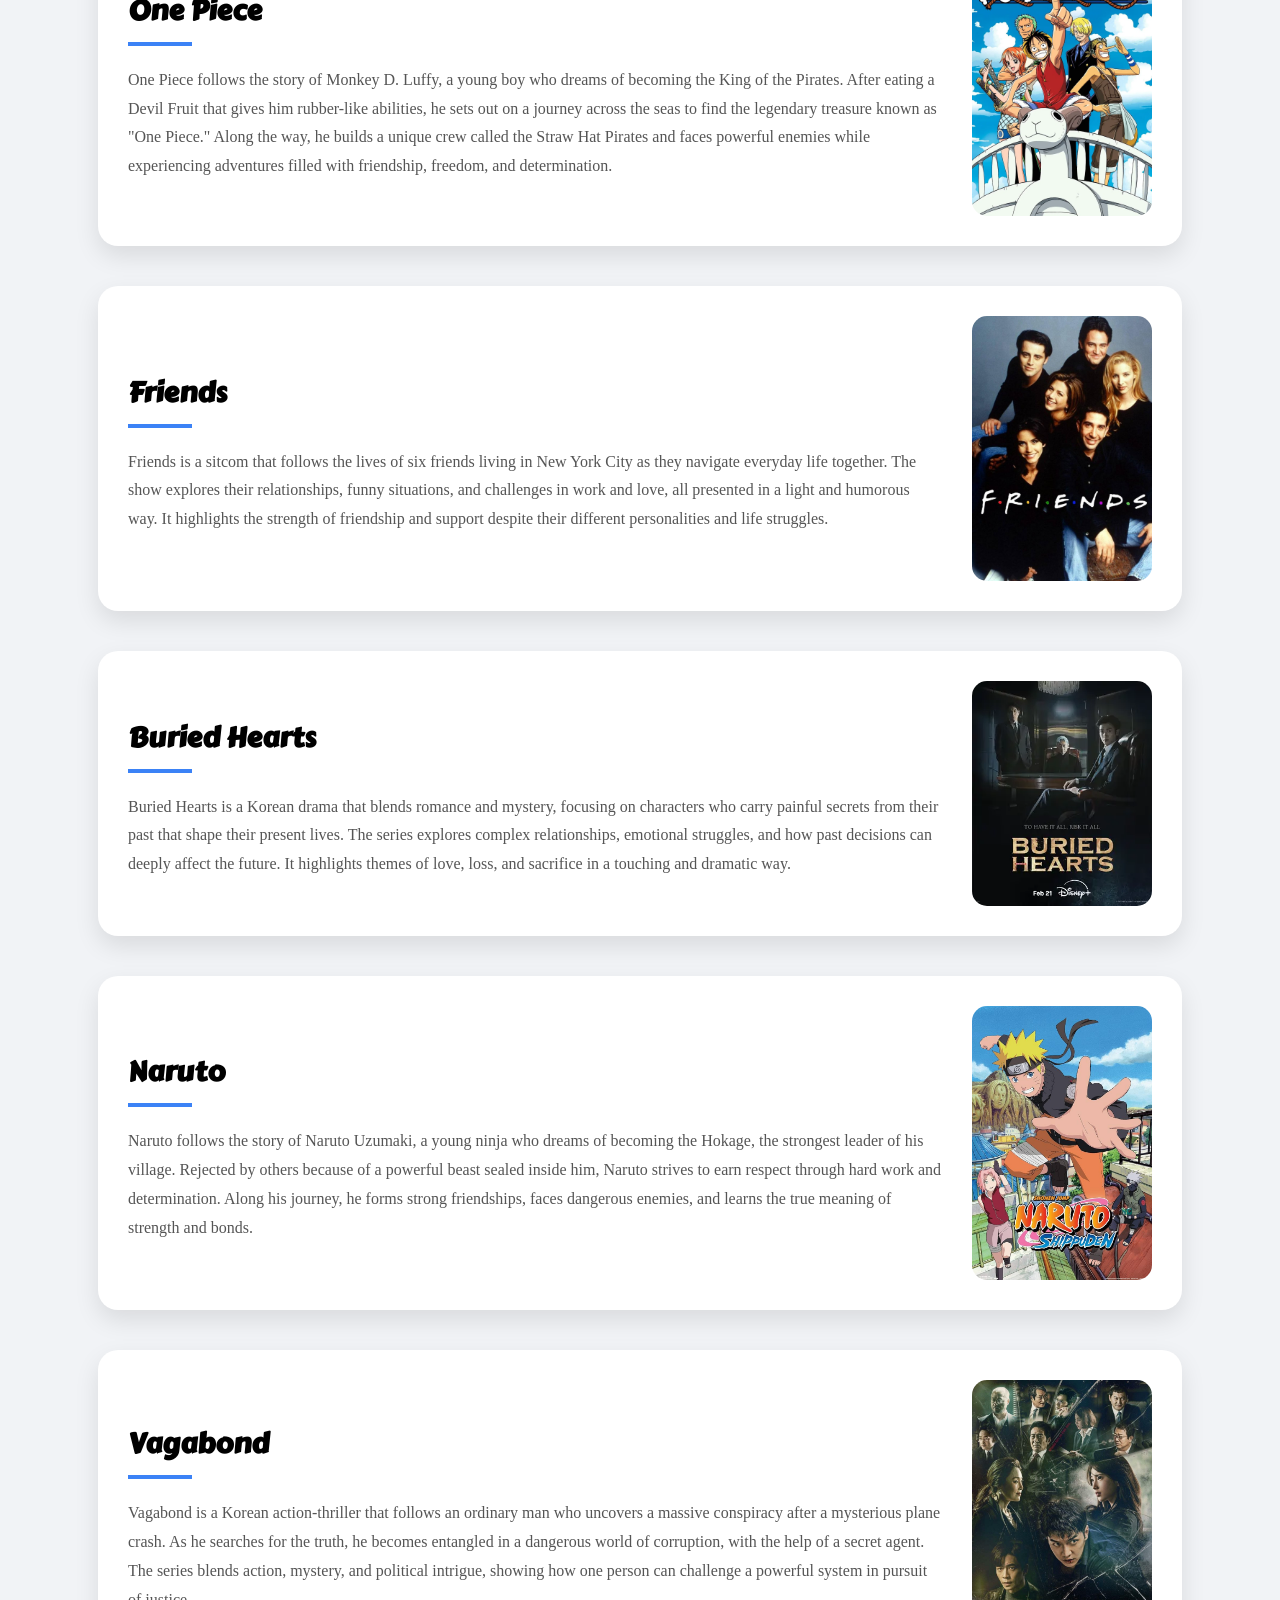
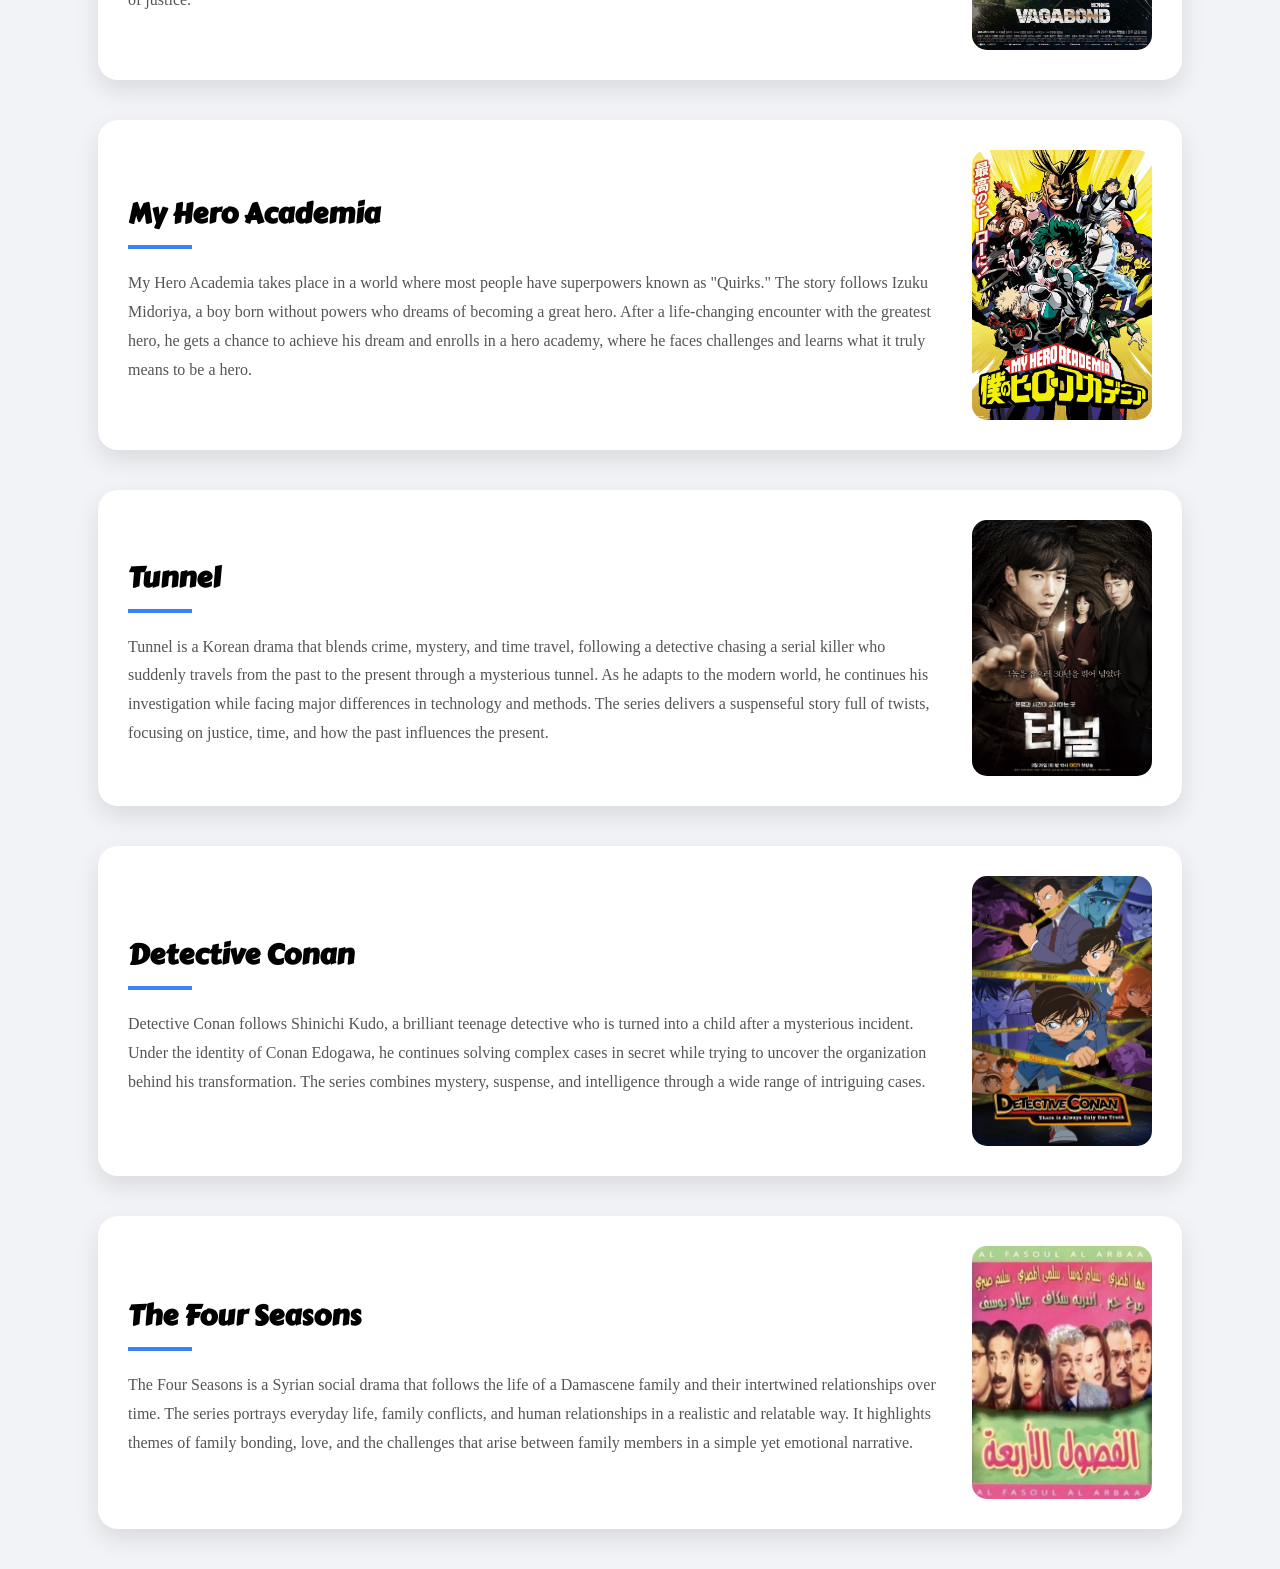
<file: css/introduction/index.html>
<!DOCTYPE html>
<html>
    <head>
        <title>My Favorite Series</title>
        <meta charset="UTF-8">
        <link rel="stylesheet" href="style.css">
        <link href="https://fonts.googleapis.com/css2?family=Carter+One&family=IBM+Plex+Sans:wght@300;400;600&display=swap" rel="stylesheet">
    </head>
    <body style="font-family: 'Segoe UI Emoji';">
        <div class="box">
            <h1 class="title"> <span>My Favorite Series</span></h1>
        <p>This page shows some of my favorite series and my ratings.</p>
        </div>
        <div class="container ">

       <a href="#onepiece"> <div class="card">
            <div class="top"></div>
            <img src="one-piece.webp" alt="one"  >
            <h2>one piece</h2>
            <p>Japan</p>
            <p class="rating">★★★★★</p>
        </div></a>

        <a href="#friends"> <div class="card">
            <div class="top"></div>
            <img src="friends.jpg" alt="one"  >
            <h2>Friends</h2>
            <p>United States</p>
            <p class="rating">★★★★☆</p>
        </div></a>

        <a href="#buriedhearts"> <div class="card">
            <div class="top"></div>
            <img src="Buried Hearts.webp" alt="one"  >
            <h2>Buried Hearts</h2>
            <p>South Korea</p>
            <p class="rating">★★★★☆</p>
        </div></a>

        <a href="#naruto"> <div class="card">
            <div class="top"></div>
            <img src="Naruto.jpg" alt="one"  >
            <h2>Naruto</h2>
            <p>Japan</p>
            <p class="rating">★★★★★</p>
        </div></a>

        <a href="#vagabond"> <div class="card">
            <div class="top"></div>
            <img src="Vagabond.jpg" alt="one"  >
            <h2>Vagabond</h2>
            <p>South Korea</p>
            <p class="rating">★★★★★</p>
        </div></a>

        <a href="#myheroacademia"> <div class="card">
            <div class="top"></div>
            <img src="My Hero Academia.jpg" alt="one"  >
            <h2>My Hero Academia</h2>
            <p>Japan</p>
            <p class="rating">★★★★☆</p>
        </div></a>

        <a href="#tunnel"> <div class="card">
            <div class="top"></div>
            <img src="Tunnel.jpg" alt="one"  >
            <h2>Tunnel</h2>
            <p>South Korea</p>
            <p class="rating">★★★★☆</p>
        </div></a>

        <a href="#detectiveconan"> <div class="card">
            <div class="top"></div>
            <img src="Detective Conan.jpg" alt="one"  >
            <h2>Detective Conan</h2>
            <p>Japan</p>
            <p class="rating">★★★★★</p>
        </div></a>

        <a href="#thefourseasons"> <div class="card">
            <div class="top"></div>
            <img src="The Four Seasons.jpg" alt="one"  >
            <h2>The Four Seasons</h2>
            <p>Syria</p>
            <p class="rating">★★★★★</p>
        </div></a>
        </div>

        <div class="card-description">
            <div>
            <h2 id="onepiece">One Piece</h2><hr>
            <p>
            One Piece follows the story of Monkey D. Luffy, a young boy who dreams of becoming the King of the Pirates.
            After eating a Devil Fruit that gives him rubber-like abilities, he sets out on a journey across the seas to find the legendary treasure known as "One Piece."
            Along the way, he builds a unique crew called the Straw Hat Pirates and faces powerful enemies while experiencing adventures filled with friendship, freedom, and determination.</p>
            </div>
            <img src="one-piece.webp" alt="one-piece poster">
        </div>

        <div class="card-description">
            <div>
            <h2 id="friends">Friends</h2><hr>
            <p>
            Friends is a sitcom that follows the lives of six friends living in New York City as they navigate everyday life together.
            The show explores their relationships, funny situations, and challenges in work and love, all presented in a light and humorous way.
            It highlights the strength of friendship and support despite their different personalities and life struggles.</p>
            </div>
            <img src="friends.jpg" alt="friends poster">
        </div>

        <div class="card-description">
            <div>
            <h2 id="buriedhearts">Buried Hearts</h2><hr>
            <p>Buried Hearts is a Korean drama that blends romance and mystery, focusing on characters who carry painful secrets from their past that shape their present lives.
            The series explores complex relationships, emotional struggles, and how past decisions can deeply affect the future.
            It highlights themes of love, loss, and sacrifice in a touching and dramatic way.</p>
            </div>
            <img src="Buried Hearts.webp" alt="Buried Hearts poster">
        </div>

        <div class="card-description">
            <div>
            <h2 id="naruto">Naruto</h2><hr>
            <p>Naruto follows the story of Naruto Uzumaki, a young ninja who dreams of becoming the Hokage, the strongest leader of his village.
            Rejected by others because of a powerful beast sealed inside him, Naruto strives to earn respect through hard work and determination.
            Along his journey, he forms strong friendships, faces dangerous enemies, and learns the true meaning of strength and bonds.
            </p>
            </div>
            <img src="Naruto.jpg" alt="Naruto poster">
        </div>

        <div class="card-description">
            <div>
            <h2 id="vagabond">Vagabond</h2><hr>
             <p>Vagabond is a Korean action-thriller that follows an ordinary man who uncovers a massive conspiracy after a mysterious plane crash.
            As he searches for the truth, he becomes entangled in a dangerous world of corruption, with the help of a secret agent.
            The series blends action, mystery, and political intrigue, showing how one person can challenge a powerful system in pursuit of justice.</p>
            </div>
             <img src="Vagabond.jpg" alt="Vagabond poster">
        </div>

        <div class="card-description">
            <div>
           <h2 id="myheroacademia">My Hero Academia</h2><hr>
            <p>My Hero Academia takes place in a world where most people have superpowers known as "Quirks."
            The story follows Izuku Midoriya, a boy born without powers who dreams of becoming a great hero.
            After a life-changing encounter with the greatest hero, he gets a chance to achieve his dream and enrolls in a hero academy, where he faces challenges and learns what it truly means to be a hero.
            </p>
            </div>
             <img src="My Hero Academia.jpg" alt="My Hero Academia poster">
        </div>

        <div class="card-description">
            <div>
          <h2 id="tunnel">Tunnel</h2><hr>
            <p>Tunnel is a Korean drama that blends crime, mystery, and time travel, following a detective chasing a serial killer who suddenly travels from the past to the present through a mysterious tunnel.
            As he adapts to the modern world, he continues his investigation while facing major differences in technology and methods.
            The series delivers a suspenseful story full of twists, focusing on justice, time, and how the past influences the present.</p>
            </div>
             <img src="Tunnel.jpg" alt="Tunnel poster">
        </div>

        <div class="card-description">
            <div>
           <h2 id="detectiveconan">Detective Conan</h2><hr>
            <p>Detective Conan follows Shinichi Kudo, a brilliant teenage detective who is turned into a child after a mysterious incident.
            Under the identity of Conan Edogawa, he continues solving complex cases in secret while trying to uncover the organization behind his transformation.
            The series combines mystery, suspense, and intelligence through a wide range of intriguing cases.</p>
            </div>
             <img src="Detective Conan.jpg" alt="Detective Conan poster">
        </div>

        <div class="card-description">
            <div>
           <h2 id="thefourseasons">The Four Seasons</h2><hr>
            <p>The Four Seasons is a Syrian social drama that follows the life of a Damascene family and their intertwined relationships over time.
            The series portrays everyday life, family conflicts, and human relationships in a realistic and relatable way.
            It highlights themes of family bonding, love, and the challenges that arise between family members in a simple yet emotional narrative.</p>
            </div>
             <img src="The Four Seasons.jpg" alt="The Four Seasons poster">
        </div>
    </body>
</html>
</file>
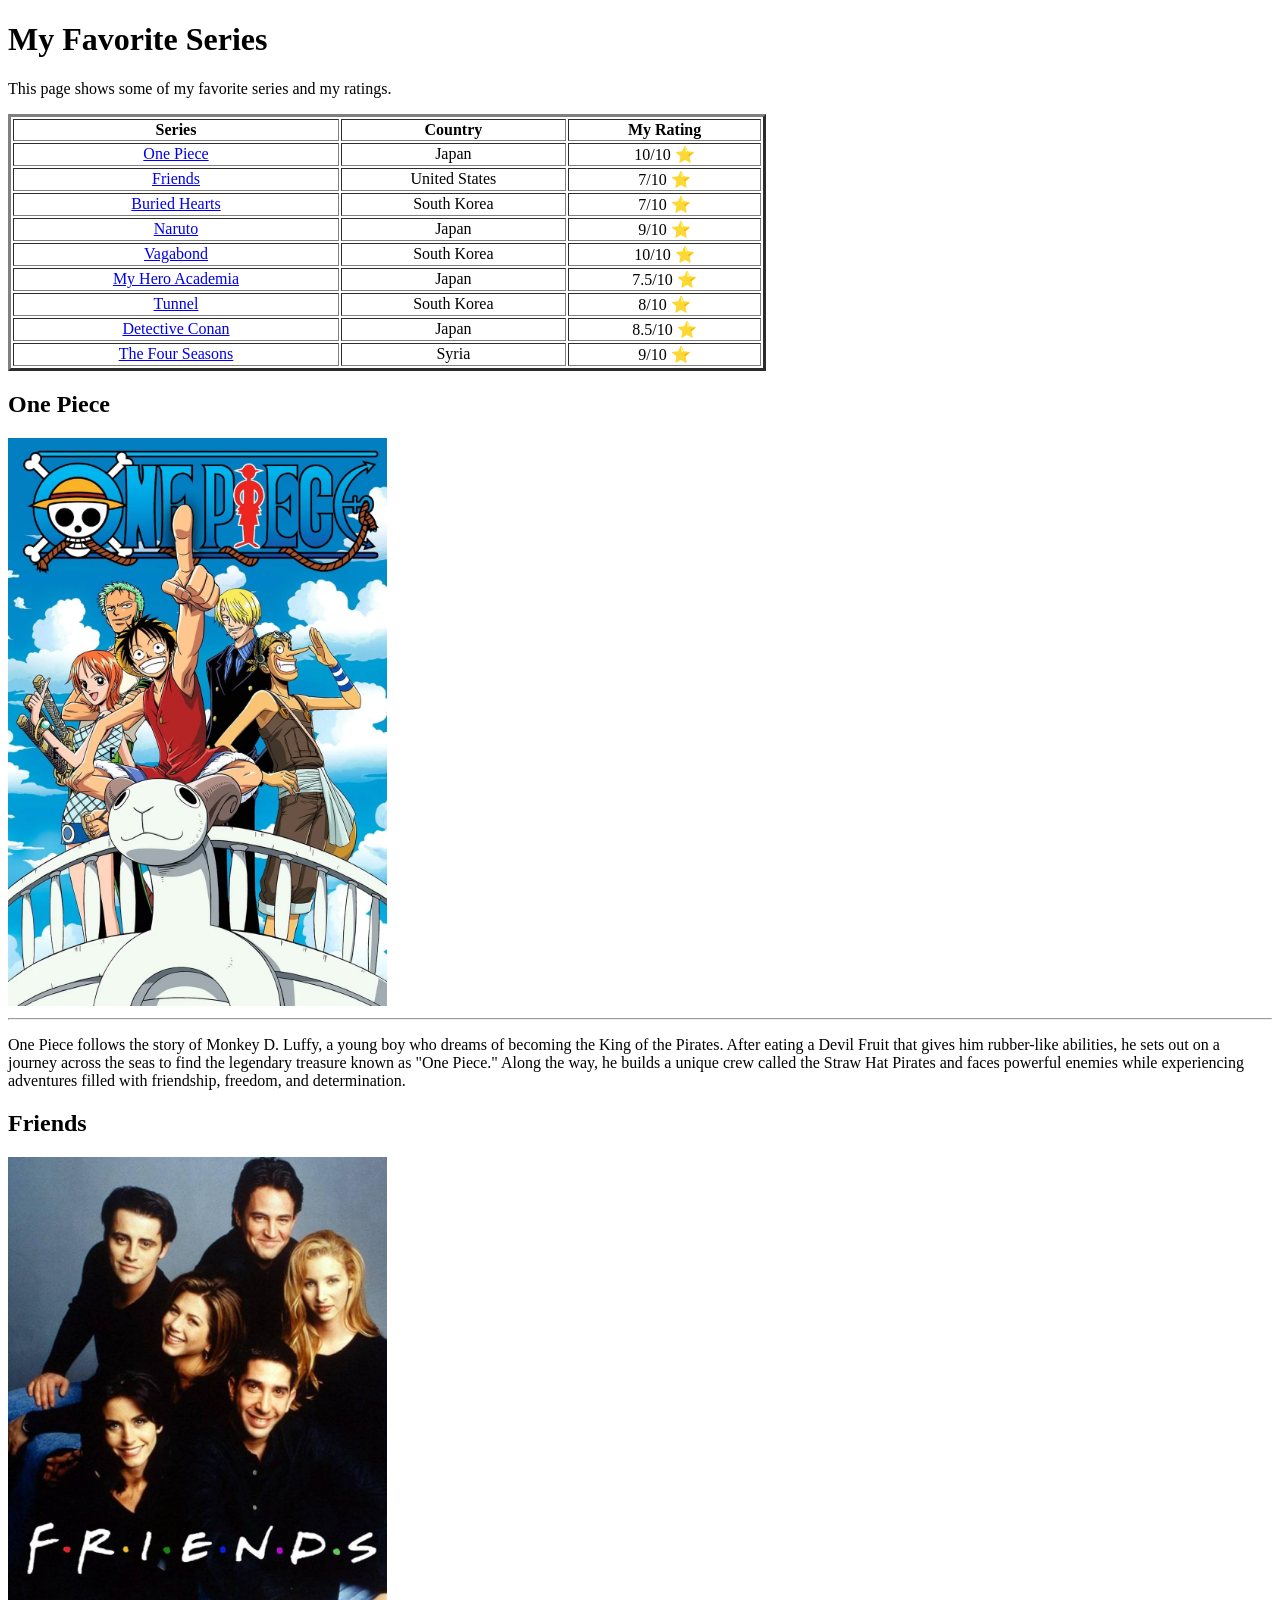
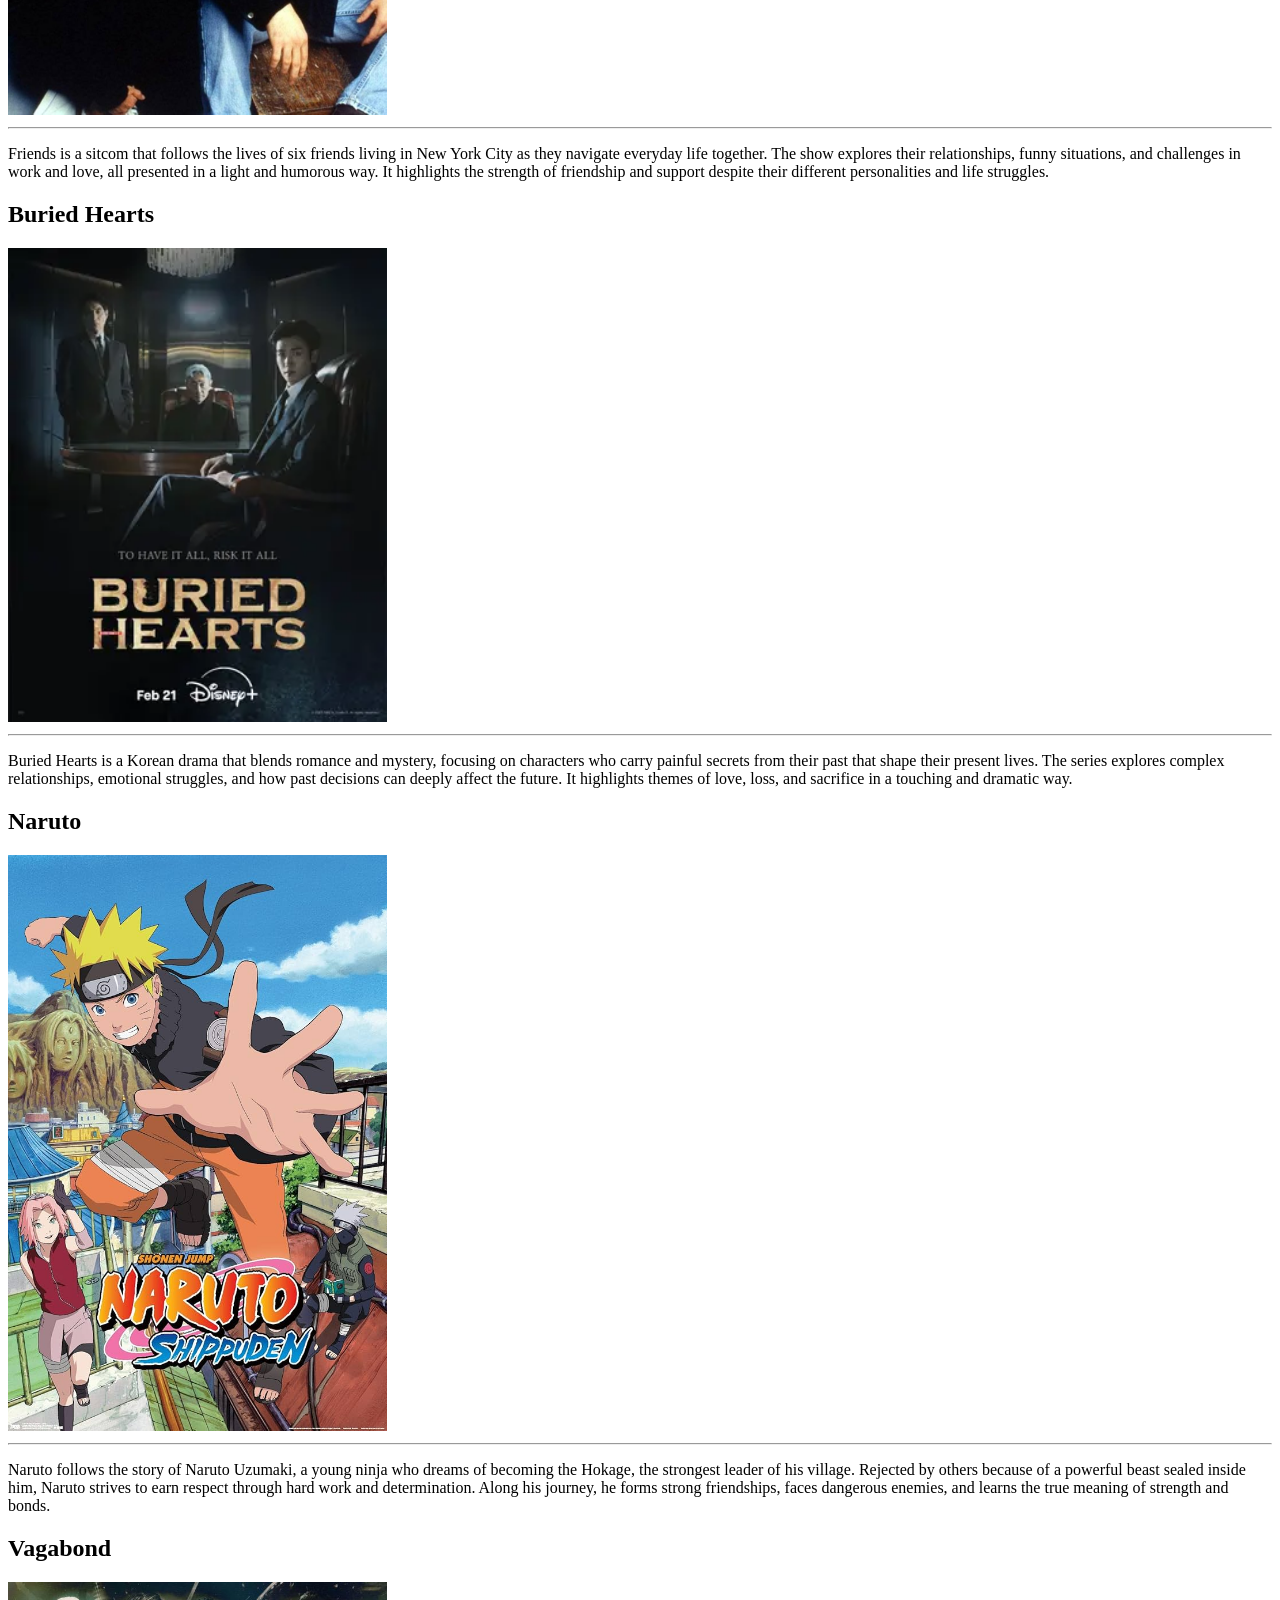
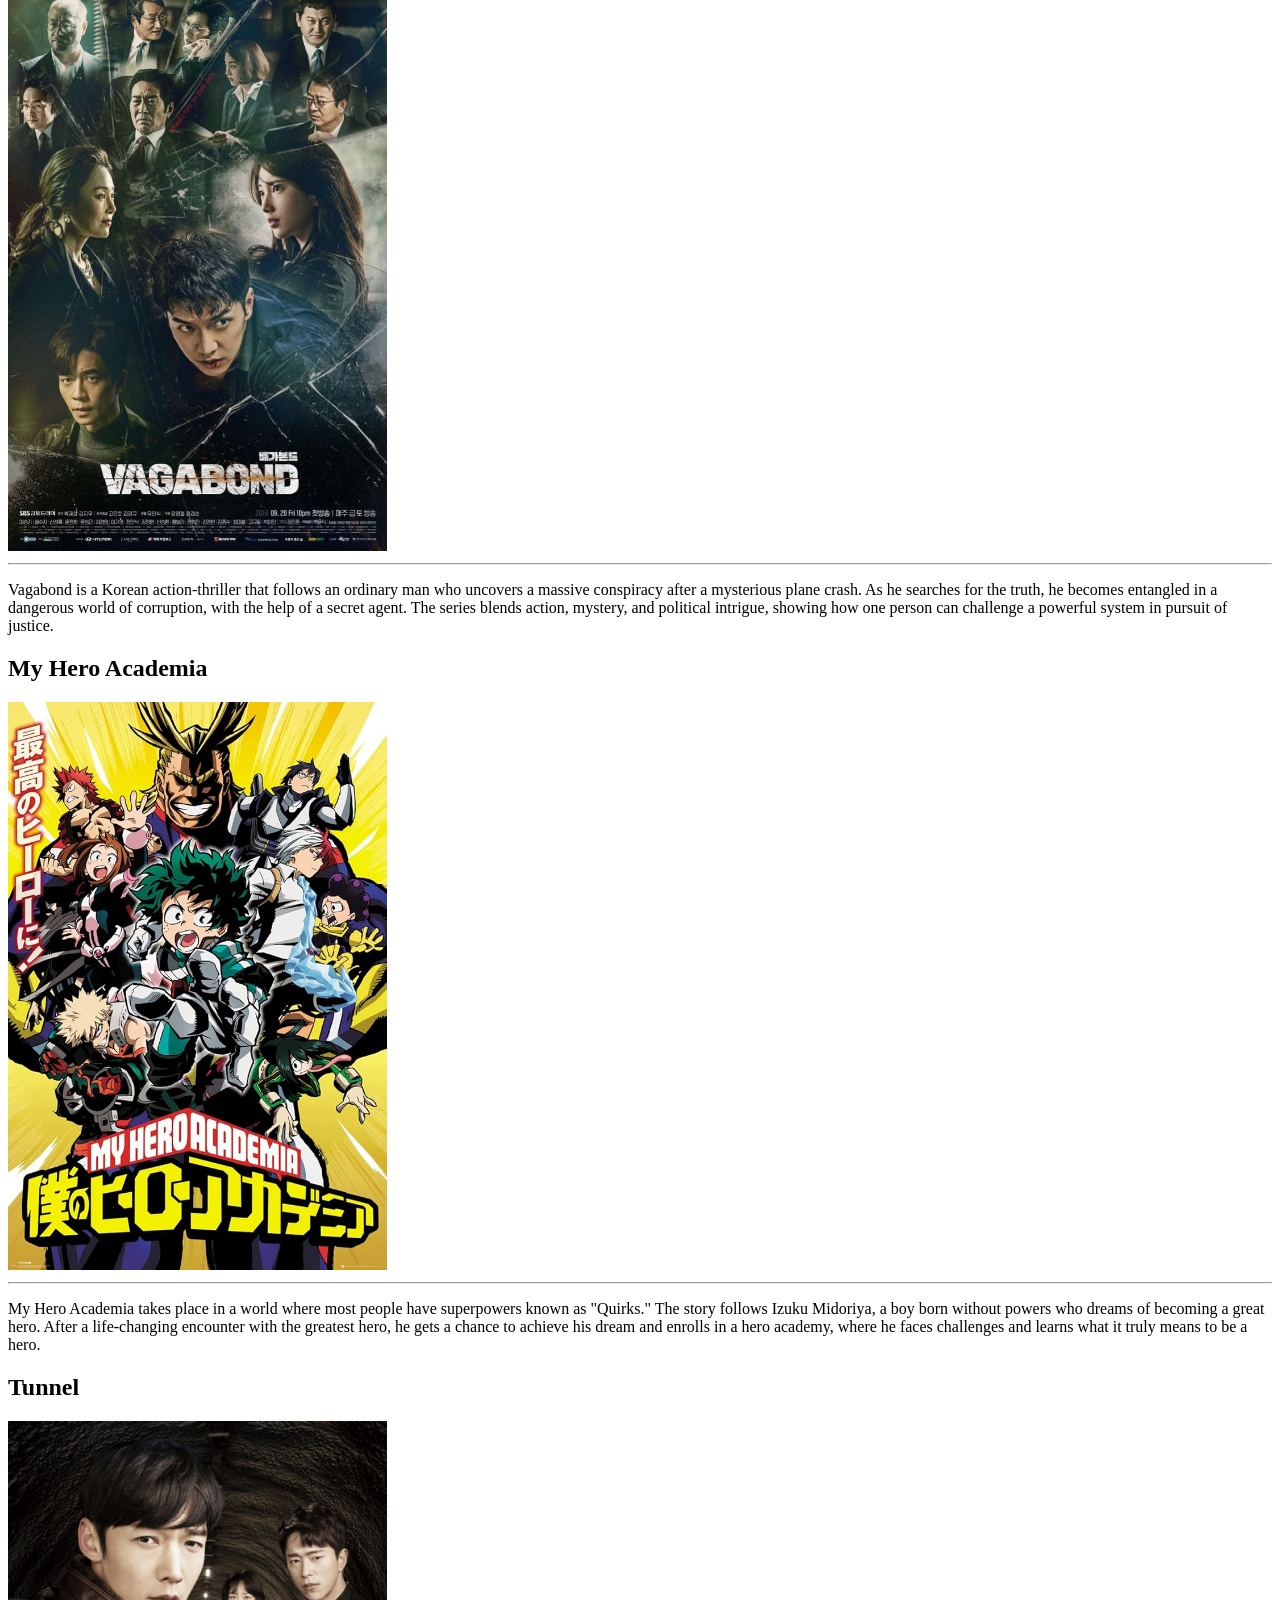
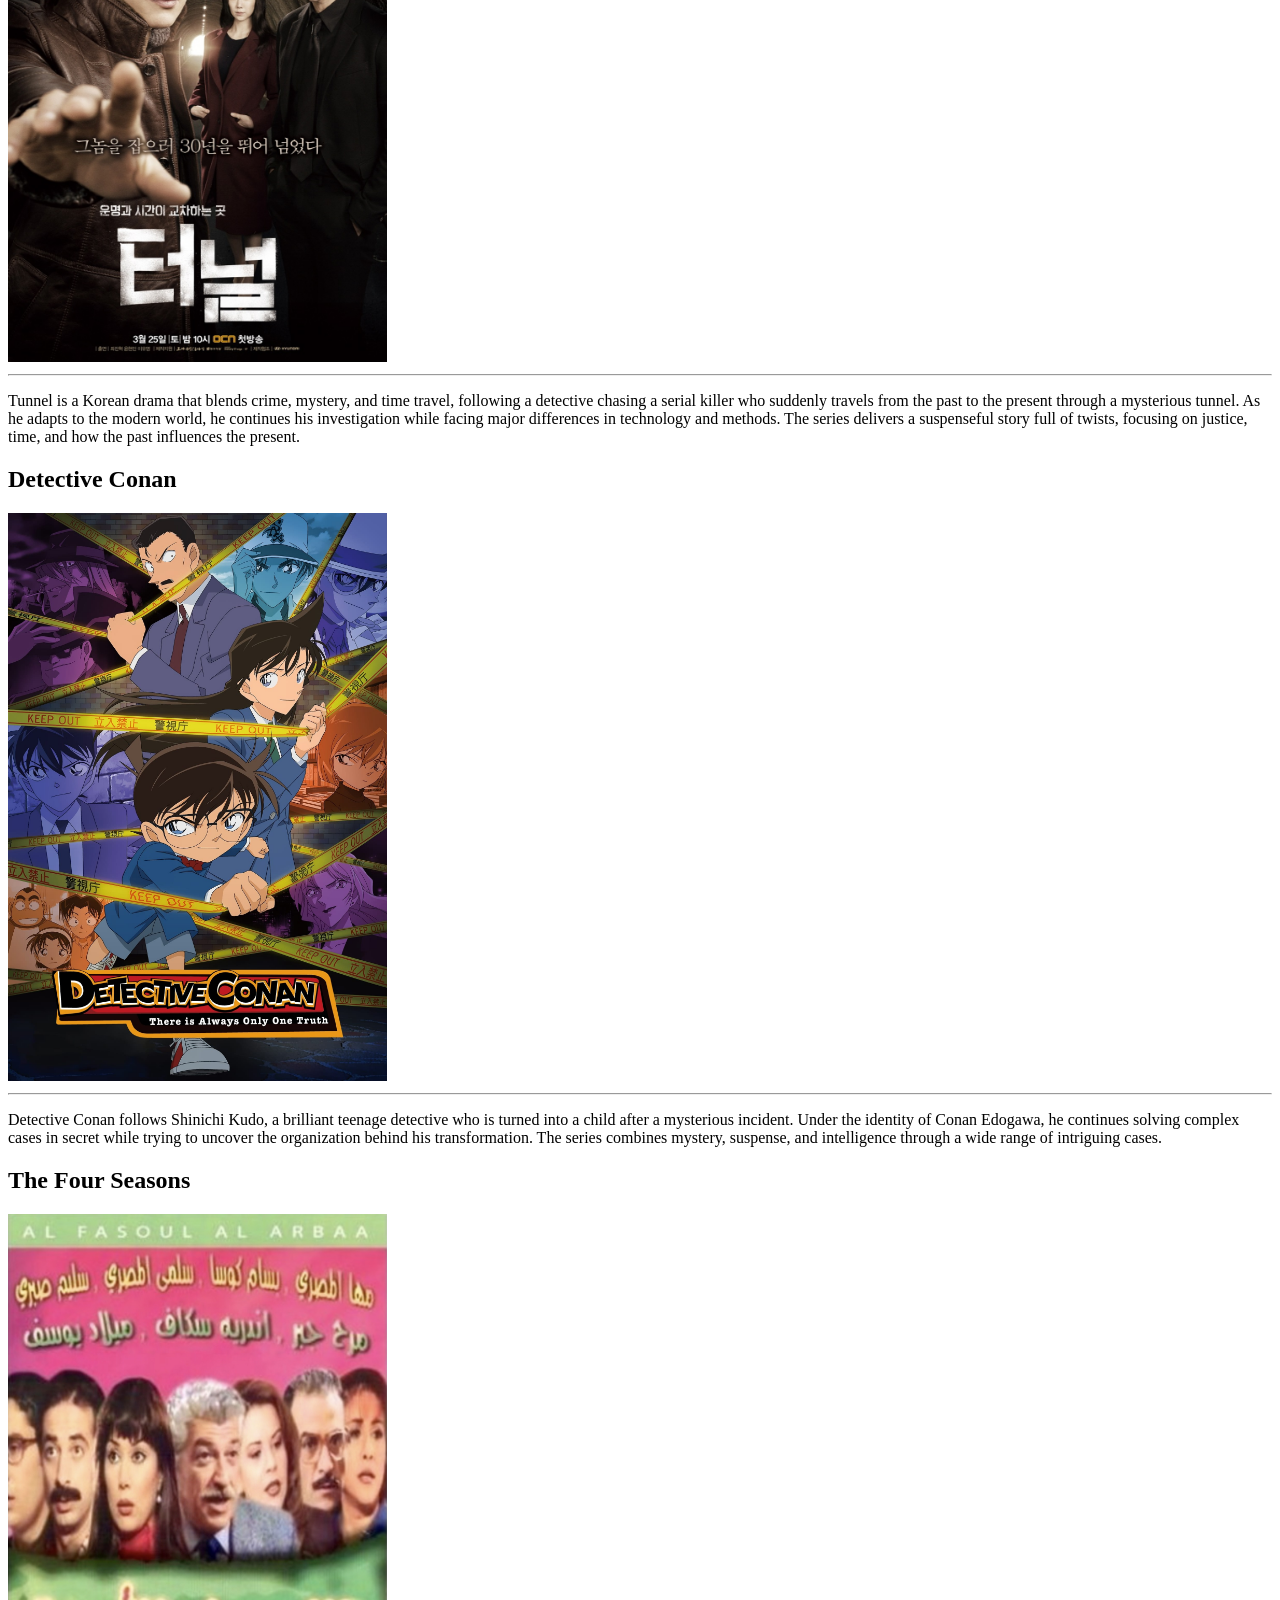
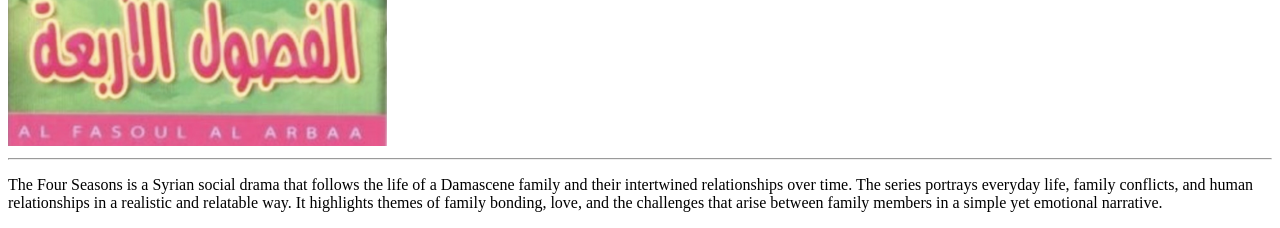
<file: html/introduction/index.html>
<!DOCTYPE html>
<html>
    <head>
        <title>My Favorite Series</title>
        <meta charset="UTF-8">
    </head>
    <body style="font-family: 'Segoe UI Emoji';">
        <h1>My Favorite Series</h1>
        <p>This page shows some of my favorite series and my ratings.</p>
        <table border="3" style="width: 60%; text-align: center; ">
            <tr>
                <th>Series</th>
                <th>Country</th>
                <th>My Rating</th>
            </tr>
            <tr>
                <td><a href="#onepiece">One Piece</a></td>
                <td>Japan</td>
                <td>10/10 ⭐</td>
            </tr>
            <tr>
                <td><a href="#friends">Friends</a></td>
                <td>United States</td>
                <td>7/10 ⭐</td>
            </tr>
            <tr>
                <td><a href="#buriedhearts">Buried Hearts</a></td>
                <td>South Korea</td>
                <td>7/10 ⭐</td>
            </tr>
            <tr>
                <td><a href="#naruto">Naruto</a></td>
                <td>Japan</td>
                <td>9/10 ⭐</td>
            </tr>
            <tr>
                <td><a href="#vagabond">Vagabond</a></td>
                <td>South Korea</td>
                <td>10/10 ⭐</td>
            </tr>
            <tr>
                <td><a href="#myheroacademia">My Hero Academia</a></td>
                <td>Japan</td>
                <td>7.5/10 ⭐</td>
            </tr>
            <tr>
                <td><a href="#tunnel">Tunnel</a></td>
                <td>South Korea</td>
                <td>8/10 ⭐</td>
            </tr>
            <tr>
                <td><a href="#detectiveconan">Detective Conan</a></td>
                <td>Japan</td>
                <td>8.5/10 ⭐</td>
            </tr>
            <tr>
                <td><a href="#thefourseasons">The Four Seasons</a></td>
                <td>Syria</td>
                <td>9/10 ⭐</td>
            </tr>
        </table>

        <h2 id="onepiece">One Piece</h2>
        <img src="one-piece.webp" alt="one-piece poster" width="30%" ><hr>
        <p>
            One Piece follows the story of Monkey D. Luffy, a young boy who dreams of becoming the King of the Pirates.
            After eating a Devil Fruit that gives him rubber-like abilities, he sets out on a journey across the seas to find the legendary treasure known as "One Piece."
            Along the way, he builds a unique crew called the Straw Hat Pirates and faces powerful enemies while experiencing adventures filled with friendship, freedom, and determination.</p>
        <h2 id="friends">Friends</h2>
        <img src="friends.jpg" alt="friends poster" width="30%" > <hr>
        <p>Friends is a sitcom that follows the lives of six friends living in New York City as they navigate everyday life together.
            The show explores their relationships, funny situations, and challenges in work and love, all presented in a light and humorous way.
            It highlights the strength of friendship and support despite their different personalities and life struggles.</p>
        <h2 id="buriedhearts">Buried Hearts</h2>
        <img src="Buried Hearts.webp" alt="Buried Hearts poster" width="30%" ><hr>
        <p>Buried Hearts is a Korean drama that blends romance and mystery, focusing on characters who carry painful secrets from their past that shape their present lives.
            The series explores complex relationships, emotional struggles, and how past decisions can deeply affect the future.
            It highlights themes of love, loss, and sacrifice in a touching and dramatic way.</p>
        <h2 id="naruto">Naruto</h2>
        <img src="Naruto.jpg" alt="Naruto poster" width="30%" ><hr>
        <p>Naruto follows the story of Naruto Uzumaki, a young ninja who dreams of becoming the Hokage, the strongest leader of his village.
            Rejected by others because of a powerful beast sealed inside him, Naruto strives to earn respect through hard work and determination.
            Along his journey, he forms strong friendships, faces dangerous enemies, and learns the true meaning of strength and bonds.</p>
        <h2 id="vagabond">Vagabond</h2>
        <img src="Vagabond.jpg" alt="Vagabond poster" width="30%" ><hr>
        <p>Vagabond is a Korean action-thriller that follows an ordinary man who uncovers a massive conspiracy after a mysterious plane crash.
            As he searches for the truth, he becomes entangled in a dangerous world of corruption, with the help of a secret agent.
            The series blends action, mystery, and political intrigue, showing how one person can challenge a powerful system in pursuit of justice.</p>
        <h2 id="myheroacademia">My Hero Academia</h2>
        <img src="My Hero Academia.jpg" alt="My Hero Academia poster" width="30%" ><hr>
        <p>My Hero Academia takes place in a world where most people have superpowers known as "Quirks."
            The story follows Izuku Midoriya, a boy born without powers who dreams of becoming a great hero.
            After a life-changing encounter with the greatest hero, he gets a chance to achieve his dream and enrolls in a hero academy, where he faces challenges and learns what it truly means to be a hero.</p>
        <h2 id="tunnel">Tunnel</h2>
        <img src="Tunnel.jpg" alt="Tunnel poster" width="30%" ><hr>
        <p>Tunnel is a Korean drama that blends crime, mystery, and time travel, following a detective chasing a serial killer who suddenly travels from the past to the present through a mysterious tunnel.
            As he adapts to the modern world, he continues his investigation while facing major differences in technology and methods.
            The series delivers a suspenseful story full of twists, focusing on justice, time, and how the past influences the present.</p>
        <h2 id="detectiveconan">Detective Conan</h2>
        <img src="Detective Conan.jpg" alt="Detective Conan poster" width="30%" ><hr>
        <p>Detective Conan follows Shinichi Kudo, a brilliant teenage detective who is turned into a child after a mysterious incident.
            Under the identity of Conan Edogawa, he continues solving complex cases in secret while trying to uncover the organization behind his transformation.
            The series combines mystery, suspense, and intelligence through a wide range of intriguing cases.</p>
        <h2 id="thefourseasons">The Four Seasons</h2>
        <img src="The Four Seasons.jpg" alt="The Four Seasons poster" width="30%" ><hr>
        <p>The Four Seasons is a Syrian social drama that follows the life of a Damascene family and their intertwined relationships over time.
            The series portrays everyday life, family conflicts, and human relationships in a realistic and relatable way.
            It highlights themes of family bonding, love, and the challenges that arise between family members in a simple yet emotional narrative.</p>
    </body>
</html>
</file>
<file: article/ai/style-Ai.css>
html {
  scroll-behavior: smooth;
}

header {
    background-image: url(image/AI\ header1.jpg);
    background-size: cover;
    background-repeat: no-repeat ;
    border-bottom-left-radius: 20px;
    border-bottom-right-radius: 20px;
    color: white;
    top: 0;
    left: 0;
    width: 100%;
    height: 650px;
    display: flex;
    flex-direction: column;
    justify-content: space-between;
    padding: 20px; 
    position: relative;

}


.top-bar {
  display: flex;
  align-items: center;
  gap: 10px; 
}

.top-bar h2{
    font-size: 20px;
    white-space: nowrap;
     font-weight: bold;
}

.hero-text{
    position: absolute;
    bottom: 110px;
}
.hero-text h1 {
    font-size: 52px;
    margin: 0;
}

.hero-text p {
    margin: 20px 0 0;
    max-width: 400px;
}



nav a {
    color: white;
    margin-left: 15px;
    transition: 0.3s;
}
nav a:hover {
    color: whitesmoke;
    border-bottom: 2px solid whitesmoke;
    padding-bottom: 3px;
}

body {
    margin: 0;
    background: #f5f7fa; 
    font-family: 'Inter', sans-serif;
}
h1, h2, h3 {
  font-family: 'Poppins', sans-serif;
  font-weight: 700;
}
h2 {
    color: #333;
}
.about {
  text-align: center;
  padding: 80px 20px;
}

.about-box {
  background: white;
  margin: 20px auto;
  padding: 25px;
  width: 60%;
  border-radius: 15px;
  box-shadow: 0 5px 15px rgba(0,0,0,0.1);
  transition: 0.3s;
}

.about-box:hover {
  transform: translateY(-5px);
}

.about-box h3 {
  margin-bottom: 10px;
}

.about-box p {
  color: #555;
}
.apps {
    text-align: center;
    padding: 80px 20px;
}

.cards {
  display: flex;
  justify-content: center;
  gap: 25px;
  flex-wrap: wrap;
  margin-top: 40px;
}

.card {
  width: 260px;
  background: white;
  border-radius: 20px;
  overflow: hidden;
  box-shadow: 0 5px 15px rgba(0,0,0,0.1);
  transition: 0.3s;
  text-align: center;
}

.card:hover {
  transform: translateY(-10px);
  box-shadow: 0 15px 30px rgba(0,0,0,0.15);
}

.card img {
  width: 100%;
  height: 300px;
  object-fit: cover;
}

.card h3 {
  margin: 15px 0 10px;
}

.card p {
  padding: 0 15px 20px;
  color: #555;
  font-size: 14px;
}

.daily {
  text-align: center;
  padding: 80px 20px;
}


.daily-cards {
  display: flex;
  justify-content: center;
  gap: 25px;
  flex-wrap: wrap;
  margin-top: 40px;
}

.daily-card {
  width: 250px;
  background: white;
  padding: 30px 20px;
  border-radius: 20px;
  box-shadow: 0 5px 15px rgba(0,0,0,0.08);
  transition: 0.3s;
}

.daily-card:hover {
  transform: translateY(-8px);
  box-shadow: 0 15px 25px rgba(0,0,0,0.12);
}

.icon {
  font-size: 40px;
  margin-bottom: 15px;
}

.daily-card h3 {
  margin-bottom: 10px;
}

.daily-card p {
  color: #555;
  font-size: 14px;
}
.daily-card:nth-child(1) {
  background: #eef6ff;
}

.daily-card:nth-child(2) {
  background: #f0fdf4;
}

.daily-card:nth-child(3) {
  background: #fff7ed;
}

.daily-card:nth-child(4) {
  background: #eef6ff;
}

.daily-card:nth-child(5) {
  background: #f0fdf4;
}

.daily-card:nth-child(6) {
  background: #fff7ed;
}

.future {
  text-align: center;
  padding: 80px 20px;

}

.future-container {
  display: flex;
  justify-content: center;
  gap: 25px;
  margin-top: 40px;
  flex-wrap: wrap;
}

.future-box {
  width: 260px;
  padding: 25px;
  border-radius: 20px;
  background: white;
  box-shadow: 0 5px 15px rgba(0,0,0,0.1);
  transition: 0.3s;
}

.future-box:hover {
  transform: translateY(-8px);
  box-shadow: 0 15px 25px rgba(0,0,0,0.15);
}

footer {
  padding: 15px;
  background: #e0f2fe;
  text-align: center;
  font-size: 14px;
}
</file>
<file: careers/cv/style-cv.css>
html{
  scroll-behavior: smooth;
}
body{
    font-family: 'IBM Plex Sans', sans-serif;
    margin: 0;
    padding: 0;
}
/*style nav bar*/

.main-nav{
  position: sticky;
  top: 0;
  z-index: 1000;

  background: rgba(255, 255, 255, 0.6); 
  backdrop-filter: blur(12px);
    font-family: 'Poppins', sans-serif;
}


.sub-nav{
  max-width: 1200px;
  margin: 0 auto;
  padding: 0 24px;

  height: 68px;

  display: flex;
  align-items: center;
  justify-content: space-between;
}


.sub-nav h2{
  font-size: 20px;
  font-weight: 600;
}


.links{
  display: flex;
  align-items: center;
  gap: 20px;

  list-style: none;
  margin: 0;
  padding: 0;
}


.links li{
  padding: 0;
}


.link{
  color: #1f2937;
  text-decoration: none;
  font-weight: 500;
  transition: 0.3s;
}

.link:hover{
  color: #3b82f6;
}


.btn-cv{
  display: flex;
  align-items: center;
  gap: 6px;

  background: linear-gradient(135deg, #6367FF, #8494FF);
  color: white;

  border-radius: 999px;
  padding: 8px 16px;

  text-decoration: none;
  font-size: 14px;
  font-weight: 500;

  transition: 0.3s;
}

.btn-cv svg{
  width: 18px;
  height: 18px;
}

.btn-cv:hover{
  transform: translateY(-2px);
  box-shadow: 0 6px 15px rgba(99,103,255,0.4);
}
/* end of style nav bar*/

header{
  background-color: #021A54;
  color: white;
  text-align: center;
  height: 500px;
  align-items: center;
}
header h1{
font-weight: 10px;
padding-top: 100px;
font-size: 50px;
}
.name-color{
  color: yellow;
}
header p{
  font-size: 25px;
  font-weight: 500px;
  max-width: 800px;
  margin: 30px auto;
}
.span-p{
  color: #3b82f6;
}
.header-content{
  display: flex;
  flex-direction: column; 
  align-items: center;   
  gap: 20px;     
         
}
.box-btn{
  margin-top: 10px;
  display: flex;
  gap: 40px;
  justify-content: center;

}
.btn-header{
  display: flex;
  align-items: center;
  gap: 8px;
  background-color: white;
  color: black;
  border-radius: 20px;
  text-decoration: none;
  padding: 10px 10px;
  width: auto;
  font-size: 18px;
  white-space: nowrap;
  transition: all 0.3s ease
}
.btn-header svg{
  height: 18px;
  width: 18px;
  margin-right: auto;
}
.btn-header:hover{
  background: #3b82f6;
  color: white;
  transform: translateY(-3px); 
  box-shadow: 0 8px 20px rgba(0,0,0,0.15); 
}
.box-social{
  display: flex;
  justify-content: center;
  margin-left:20px ;
  gap: 10px;
}
.icons{
  width: 45px;
  height: 45px;
  background: #F7F0F0; 
  color: #3b82f6;
  border-radius: 50%;
  display: flex;
  align-items: center;
  justify-content: center;
  text-decoration: none;
  font-weight: bold;
  font-size: 16px;
  white-space: nowrap;
  transition: all 0.3s ease
}
.icons:hover{
  background: #3b82f6;
  color: white;
  transform: translateY(-3px); 
  box-shadow: 0 8px 20px rgba(0,0,0,0.15); 
}

/*section projects*/
.projects-container{
  max-width: 1000px;
  margin: 0 auto;
  text-align: center;
  padding: 40px 20px;
}

.projects-container h2{
  font-size: 40px;
  font-weight: bold;
  color: #1f2937;
}

.projects-container p{
  color: #6b7280;
  margin-top: 10px;
  margin-bottom: 40px;
}


.cards{
  display: grid;
  grid-template-columns: repeat(auto-fit, minmax(300px, 1fr));
  gap: 20px;
  margin-top: 30px;
  justify-items: center;
}

/* card */
.card{
  width: 300px;
  border-radius: 20px;
  overflow: hidden;
  background: white;
  box-shadow: 0 10px 25px rgba(0,0,0,0.1);
  transition: 0.3s;
}

.card:hover{
  transform: translateY(-5px);
}


.card-img{
  width: 100%;
  height: 280px;
  object-fit: cover;
}

.fake-img{
  height: 280px;
  width: 150px;
  display: flex;
  align-items: center;
  justify-content: center;
  color: white;
  margin: auto;
}
.img-svg{
  display: flex;
  align-items: center;
  justify-content: center;
}


.img-svg svg{
  width: 100px;
  height: 100px;
  stroke: black; 
}


.card-content{
  padding: 20px;
}

.card-content h3{
  margin: 0;
  font-size: 20px;
}

.card-content p{
  color: #666;
  font-size: 14px;
  margin: 10px 0 15px;
}

/* التقنيات */
.tech{
  display: flex;
  gap: 8px;
  flex-wrap: wrap;
  justify-content: center;
}

.tech span{
  background: #f1f1f1;
  padding: 5px 10px;
  border-radius: 10px;
  font-size: 12px;
}

/* skill section*/

.skills {
  text-align: center;
  padding: 80px 20px;
  background: #f7f9fc;
}

.title {
  text-align: center;
  font-size: 40px;
  font-weight: bold;
  color: #1f2937;
}

.subtitle {
  text-align: center;
  color: #6b7280;
  margin-top: 10px;
  margin-bottom: 40px;
}


.skills-container {
  display: grid;
  grid-template-columns: repeat(auto-fit, minmax(200px, 1fr));
  gap: 25px;
  max-width: 1100px;
  margin: auto;
}


.skill-card {
  background: white;
  padding: 25px;
  border-radius: 20px;
  box-shadow: 0 5px 15px rgba(0,0,0,0.05);
  transition: 0.3s;
}

.skill-card:hover {
  transform: translateY(-8px);
}

.icon-skill {
  width: 50px;
  height: 50px;
  margin: auto;
  border-radius: 15px;
  display: flex;
  align-items: center;
  justify-content: center;
  font-size: 28px;
  margin-bottom: 15px;
}

.icon-skill img{
  width: 150px;
  height: 30px;
}


.python { background: #F9F6C4; }
.ui{background: #FFDBFD;}
.swift{background:#89D4FF ;}
.sql{background:#FFF57E;}
.java{background:#FF5656 ;}
.html{background:#647FBC ;}
.css{background:#8CE4FF ;}
.powerbi{background:#CBF3BB ;}
.vs{background:#6D94C5 ;}
.xcode{background:#BADFDB ;}
.figma{background:#C9BEFF ;}



.skill-card h3 {
  margin: 10px 0 5px;
  color: #1f2937;
}

.skill-card p {
  color: #6b7280;
  font-size: 14px;
}

/*experience section*/

.experience {
  padding: 80px 20px;
  text-align: center;
}

.experience .title {
  font-size: 40px;
  font-weight: bold;
  color: #1f2937;
}

.experience .subtitle {
  color: #6b7280;
  margin-top: 10px;
  margin-bottom: 50px;
}


.exp-container {
  max-width: 1000px;
  margin: auto;
  display: flex;
  flex-direction: column;
  gap: 25px;
}

/* Card */
.exp-card {
  display: flex;
  gap: 20px;
  background: #eef2f7;
  padding: 25px;
  border-radius: 25px;
  align-items: flex-start;
  text-align: left;
  transition: 0.3s;
}

.exp-card:hover {
  transform: translateY(-5px);
}


.exp-icon {
  width: 65px;
  height: 65px;
  background: linear-gradient(135deg, #3b82f6, #2563eb);
  color: white;
  display: flex;
  align-items: center;
  justify-content: center;
  border-radius: 18px;
  font-size: 26px;
  flex-shrink: 0;
}


.exp-content {
  flex: 1;
}

.exp-header {
  display: flex;
  justify-content: space-between;
  align-items: center;
}

.exp-header h3 {
  margin: 0;
  font-size: 20px;
  color: #1f2937;
}


.exp-year {
  background: #dbeafe;
  color: #2563eb;
  padding: 6px 14px;
  border-radius: 20px;
  font-size: 14px;
}


.company {
  color: #3b82f6;
  margin: 8px 0 12px;
  font-weight: 500;
}

.exp-content ul {
  padding-left: 20px;
  margin: 0;
}

.exp-content li {
  margin-bottom: 10px;
  color: #4b5563;
  position: relative;
}


.exp-content li::marker {
  color: #3b82f6;
}

/* .education section*/
.education{
  max-width: 1000px;
  margin: 0 auto;
  padding: 40px 20px;
}

.edu-card{
  display: flex;
  gap: 20px;
  background: #eef2f7;
  padding: 25px;
  border-radius: 25px;
  align-items: flex-start;
  text-align: left;
  transition: 0.3s;
}
.edu-card:hover{
  transform: translateY(-5px);
}

.edu-icon{
  width: 60px;
  height: 60px;
  background: linear-gradient(135deg, #6367FF, #8494FF);
  border-radius: 15px;
  display: flex;
  align-items: center;
  justify-content: center;
  color: white;
  font-size: 24px;
}

.edu-header{
  display: flex;
  justify-content: space-between;
  align-items: center;
}

.edu-date{
  background: #e0e7ff;
  padding: 5px 12px;
  border-radius: 20px;
  font-size: 14px;
}

.edu-content h4{
  color: #3b82f6;
  margin: 5px 0 10px;
}

.edu-content ul{
  padding-left: 20px;
}

.edu-content li{
  margin-bottom: 8px;
}
/*certifications section*/

.certifications{
  padding: 80px 20px;
  background: #f7f9fc;
}


.cert-container{
    display: grid;
  grid-template-columns: repeat(3, 1fr);
  gap: 25px;
  margin-top: 40px;
  justify-items: center;
}


.cert-card {
  background: white;
  padding: 25px;
  border-radius: 20px;
  box-shadow: 0 5px 15px rgba(0,0,0,0.05);
  transition: 0.3s;
  text-align: left;
  position: relative;
  border-top: 4px solid #6367FF;
  width: 100%;
  max-width: 300px;

}


.cert-card:hover {
  transform: translateY(-10px);
  box-shadow: 0 15px 30px rgba(0,0,0,0.12);
}




.cert-card h3{
  margin-top: 0;
  font-size: 18px;
  font-weight: bold;
}


.cert-card p{
  color: #6b7280;
  font-size: 14px;
  margin: 10px 0 20px;
}


.cert-card a{
  color: #2563eb;
  text-decoration: none;
  font-weight: 500;
  display: inline-flex;
  align-items: center;
  gap: 5px;
  transition: 0.3s;
}

.cert-card a:hover{
  gap: 10px;
  color: #1d4ed8;
}


.cert-card svg{
  width: 16px;
  height: 16px;
}



/*Get In Touch section */

.connection{
  padding: 80px 20px;
}

/* layout */
.container-connection{
  max-width: 1100px;
  margin: 0 auto;
  display: flex;
  gap: 40px;
  align-items: flex-start;
}

/* LEFT */
.connect{
  flex: 1;
}

.connect h2{
  font-size: 28px;
  margin-bottom: 10px;
}

.connect p{
  color: #6b7280;
  margin-bottom: 25px;
}


.list-container{
  display: flex;
  align-items: center;
  gap: 15px;

  background: #eef2f7;
  padding: 20px;
  border-radius: 20px;

  margin-bottom: 15px;
}


.icon-connect{
  width: 50px;
  height: 50px;
  background: linear-gradient(to right, #3b82f6, #2563eb);
  color: white;

  display: flex;
  align-items: center;
  justify-content: center;

  border-radius: 15px;
  font-size: 20px;
}

.icon-connect img{
  height: 30px;
  width: 30px;
}


.list-container span{
  color: #6b7280;
  font-size: 14px;
}

.list-container h4{
  margin: 3px 0 0;
}

.contact-form{
  flex: 1;
  background: #eef2f7;
  padding: 30px;
  border-radius: 20px;

  display: flex;
  flex-direction: column;
  gap: 12px;
}

.contact-form h2{
  margin-bottom: 10px;
}

.contact-form label{
  font-size: 14px;
  color: #374151;
}


.contact-form input,
.contact-form textarea{
  padding: 12px;
  border-radius: 10px;
  border: 1px solid #ddd;
  outline: none;
}

.contact-form textarea{
  height: 120px;
  resize: none;
}

/* button */
.contact-form button{
  margin-top: 10px;
  padding: 14px;
  border: none;
  border-radius: 12px;

  background: linear-gradient(to right, #3b82f6, #2563eb);
  color: white;
  font-size: 16px;
  cursor: pointer;

  transition: 0.3s;
}

.contact-form button:hover{
  transform: translateY(-2px);
  box-shadow: 0 8px 20px rgba(0,0,0,0.15);
}

.footer{
  margin-top: 80px;
  background:#021A54;
  color: white;
  padding: 40px 20px;
  text-align: center;
}

.footer-container{
  max-width: 1000px;
  margin: 0 auto;
}

.footer h2{
  margin: 0;
  font-size: 24px;
}

.footer p{
  margin: 10px 0 20px;
  opacity: 0.9;
}

/* links */
.footer-links{
  display: flex;
  justify-content: center;
  gap: 20px;
  margin-bottom: 15px;
}

.footer-links a{
  color: white;
  text-decoration: none;
  transition: 0.3s;
}

.footer-links a:hover{
  opacity: 0.7;
}

/* social */
.footer-social{
  display: flex;
  justify-content: center;
  gap: 20px;
  margin-bottom: 20px;
}

.footer-social a{
  color: white;
  text-decoration: none;
  transition: 0.3s;
}

.footer-social a:hover{
  opacity: 0.7;
}

/* copy */
.copy{
  font-size: 12px;
  opacity: 0.7;
}
</file>
<file: css/introduction/style.css>
body{
    background: #f1f3f6;
    margin: 0;
     font-family: 'IBM Plex Sans', sans-serif;
    
}
h1, h2, h3 {
  font-family: 'Carter One', cursive;
}
.box{
    padding: 60px 20px;
  background: linear-gradient(to right, #dbeafe, #bfdbfe);
  text-align: center;

}
.title span{
    font-size: 40px;
    background-color: #91C8E4;
    border-radius: 8px;   
}

.card{
    width: 230px;
    text-align: center;
    border-radius: 12px;
    margin: 10px;
    background-color: white;
    box-shadow: 4px;
    position: relative;
    transition: 0.2s;
    box-shadow: 0 4px 15px rgba(0,0,0,0.1);
}

.top{
background: linear-gradient(to bottom, #002EB8, #AAC4F5);
  height: 170px;
  border-top-left-radius: 12px;
   border-top-right-radius: 12px;
}
.card img{
    position: absolute;
    top: 20px;
    left: 50%;
    transform: translateX(-50%);
    width: 120px;
    height: 180px;

}
.card h2{
   padding-top: 40px;
}
.endcard{
    padding-bottom: 20px;
}
.card:active {
    transform: scale(0.97);
}
.card:hover {
    transform: translateY(-5px);
    box-shadow: 0 10px 25px rgba(0,0,0,0.2);
}
a {
    text-decoration: none;
    color: inherit;
}
.container {
    display: flex;
    justify-content: center; 
    gap: 20px; 
    flex-wrap: wrap;
}
.card-description{
      display: flex;
  align-items: center;
  justify-content: space-between;
  gap: 30px;

  background: white;
  padding: 30px;
  margin: 40px auto;
  width: 80%;

  border-radius: 20px;
  box-shadow: 0 10px 25px rgba(0,0,0,0.1);
}
.card-description h2{
    margin-bottom: 10px;
  font-size: 28px;
}
.card-description p{
    line-height: 1.8;
  color: #555;
}
.card-description img{
    width: 180px;
  border-radius: 15px;
}
hr{
   width: 60px;
  border: 2px solid #3b82f6;
  margin: 10px 0 20px;
}
.rating {
    padding-bottom: 20px;
  color: gold;
  font-size: 18px;
}
</file>
